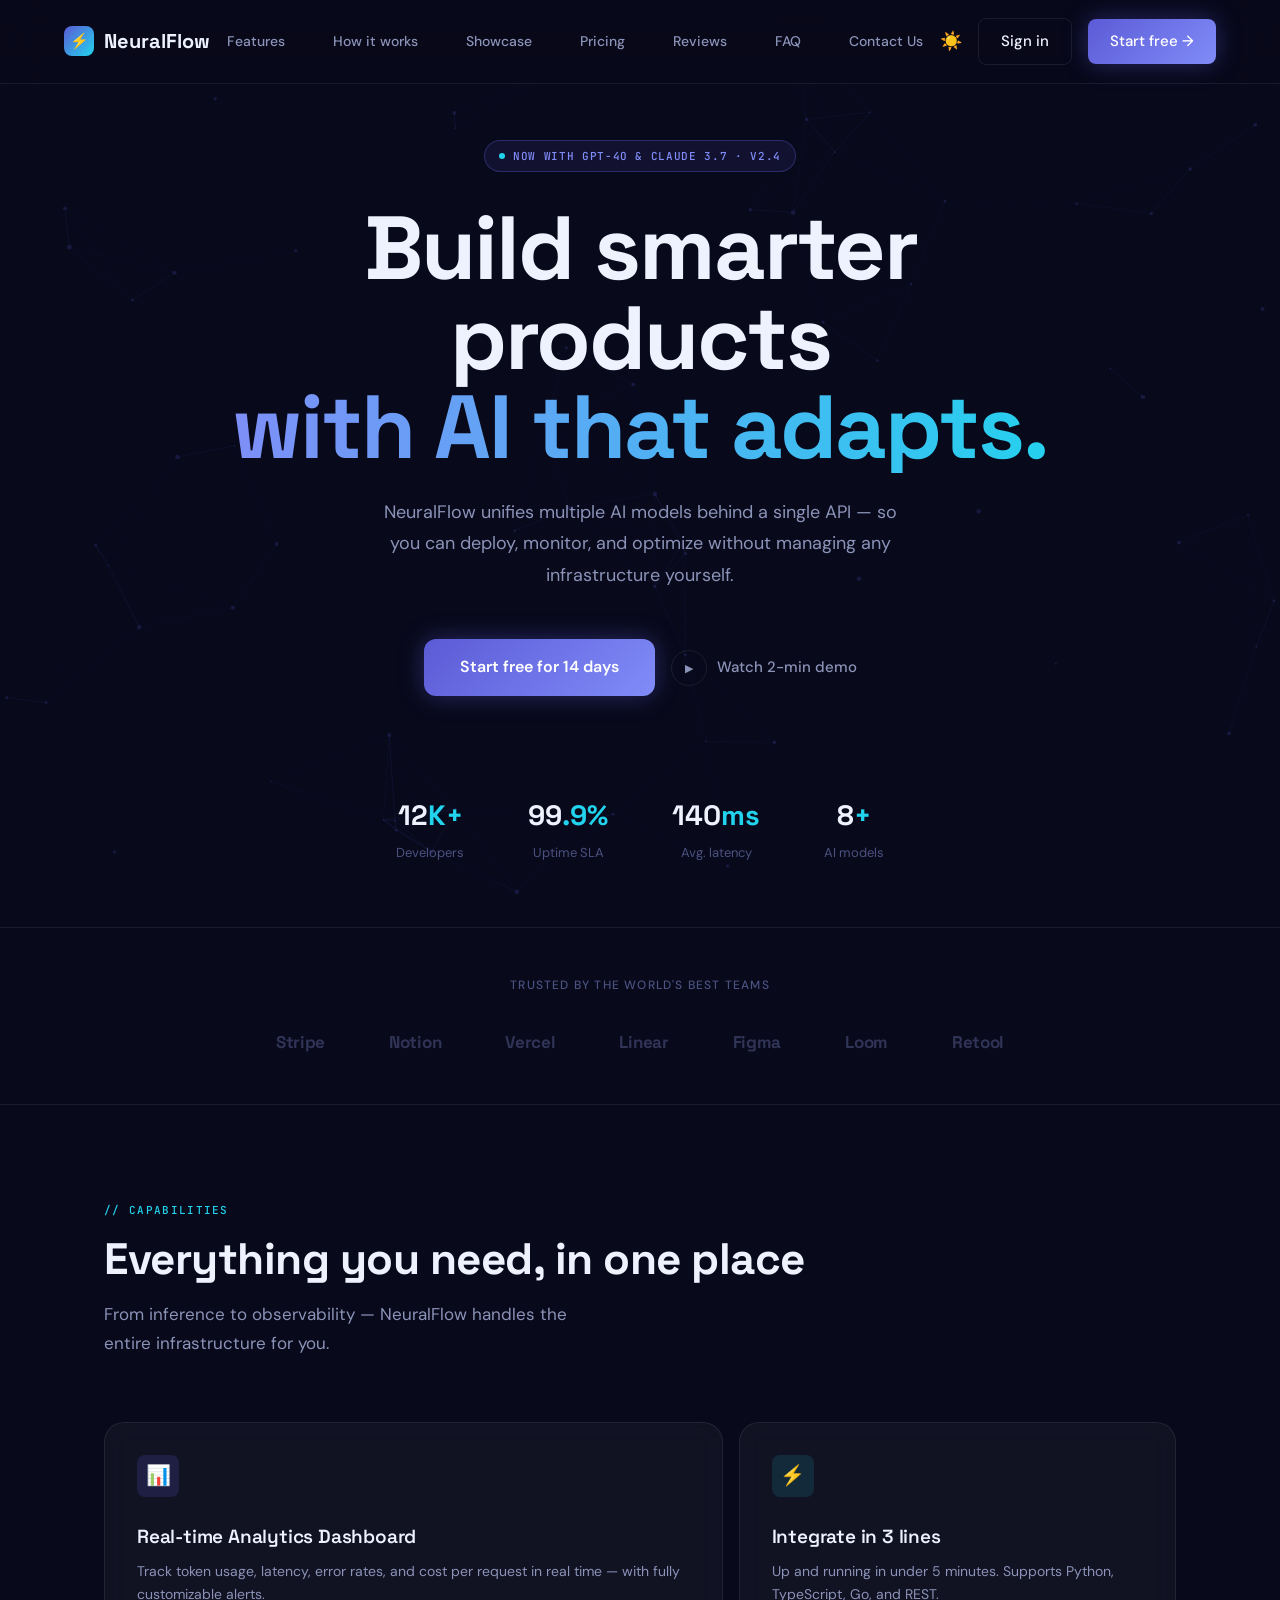
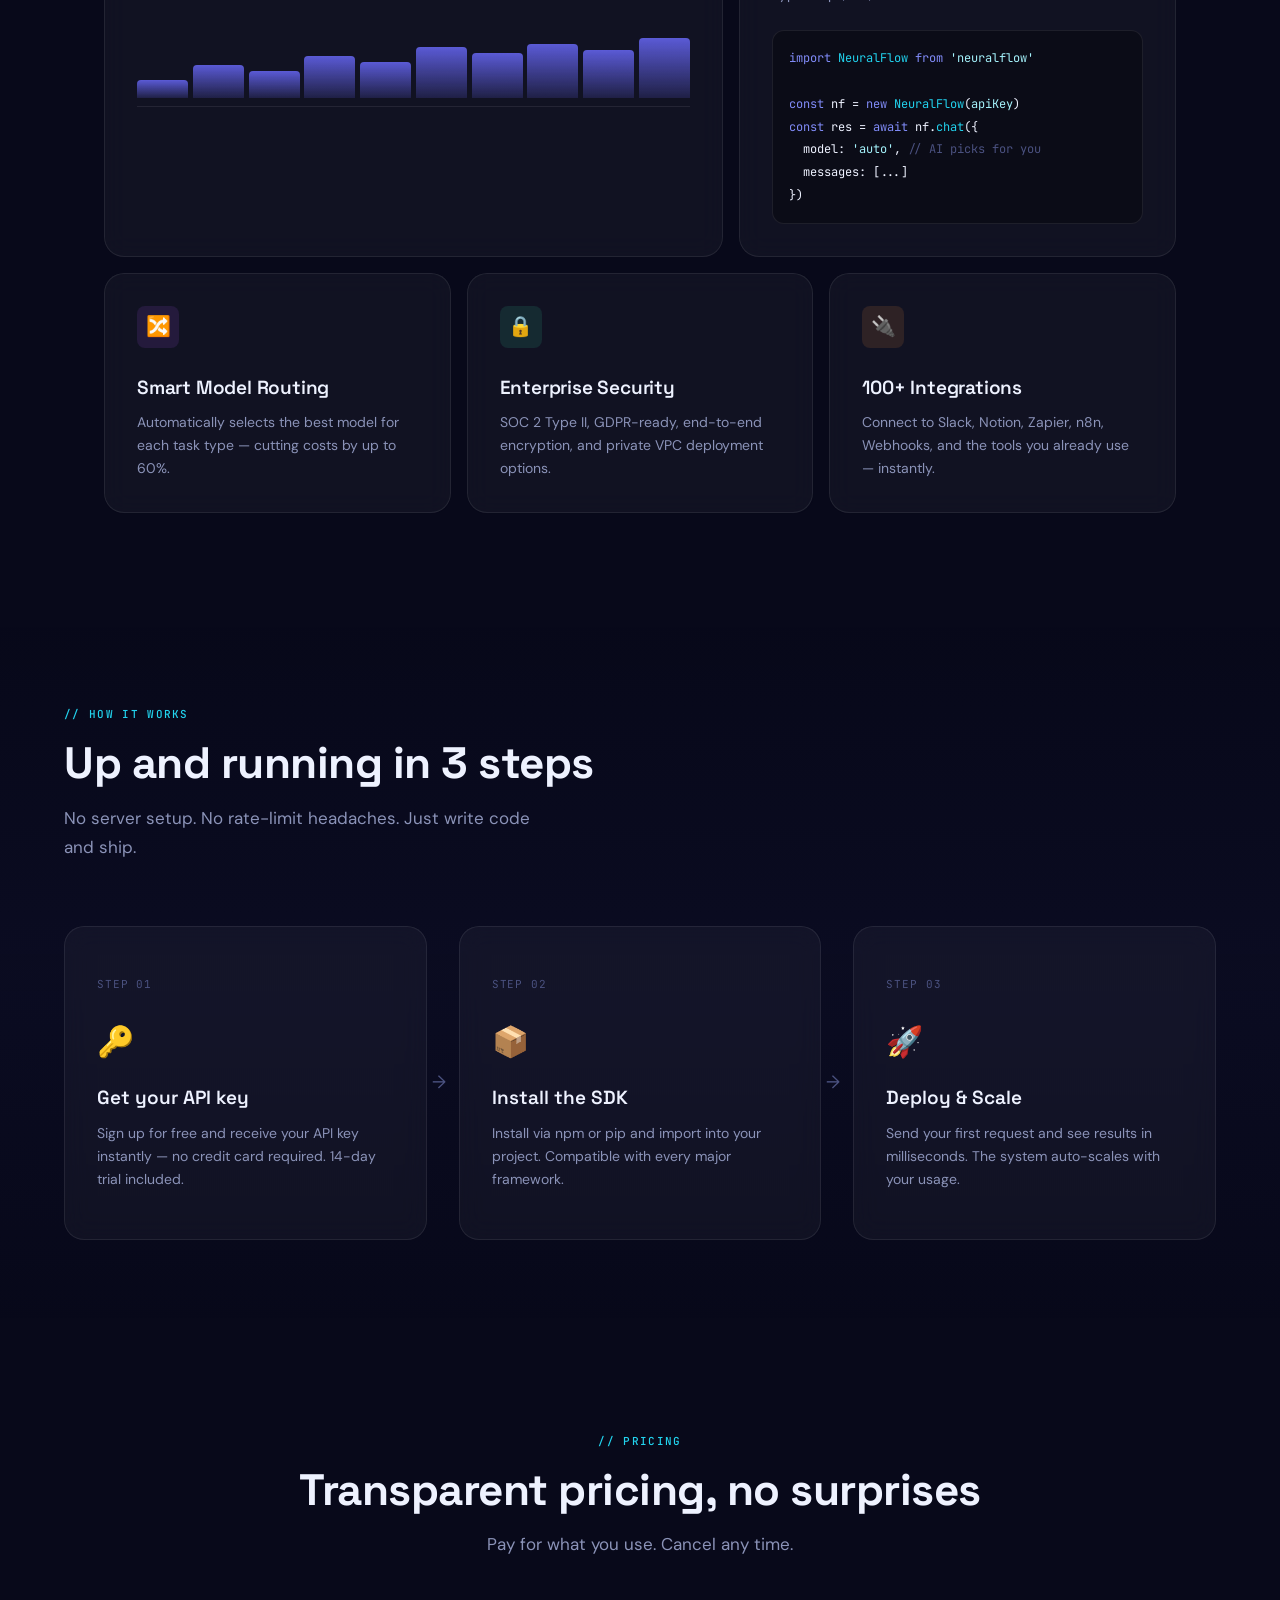
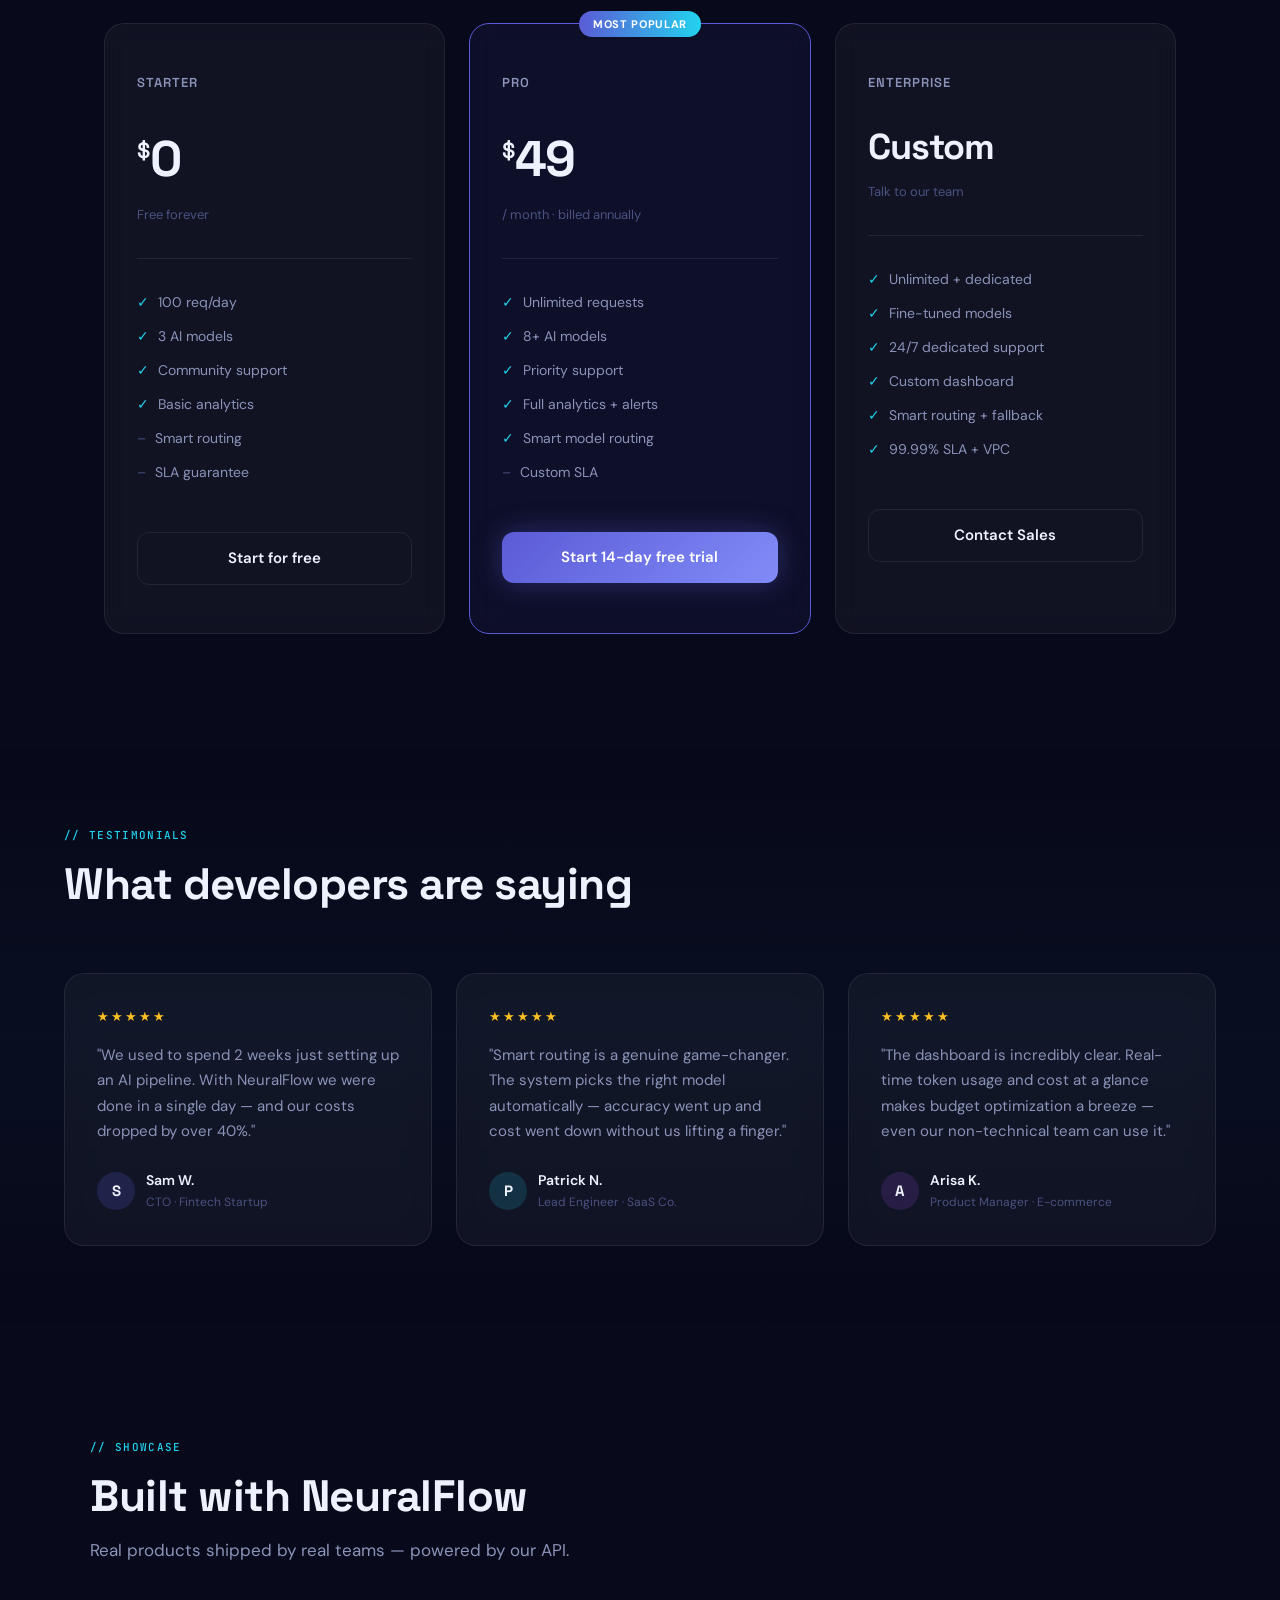
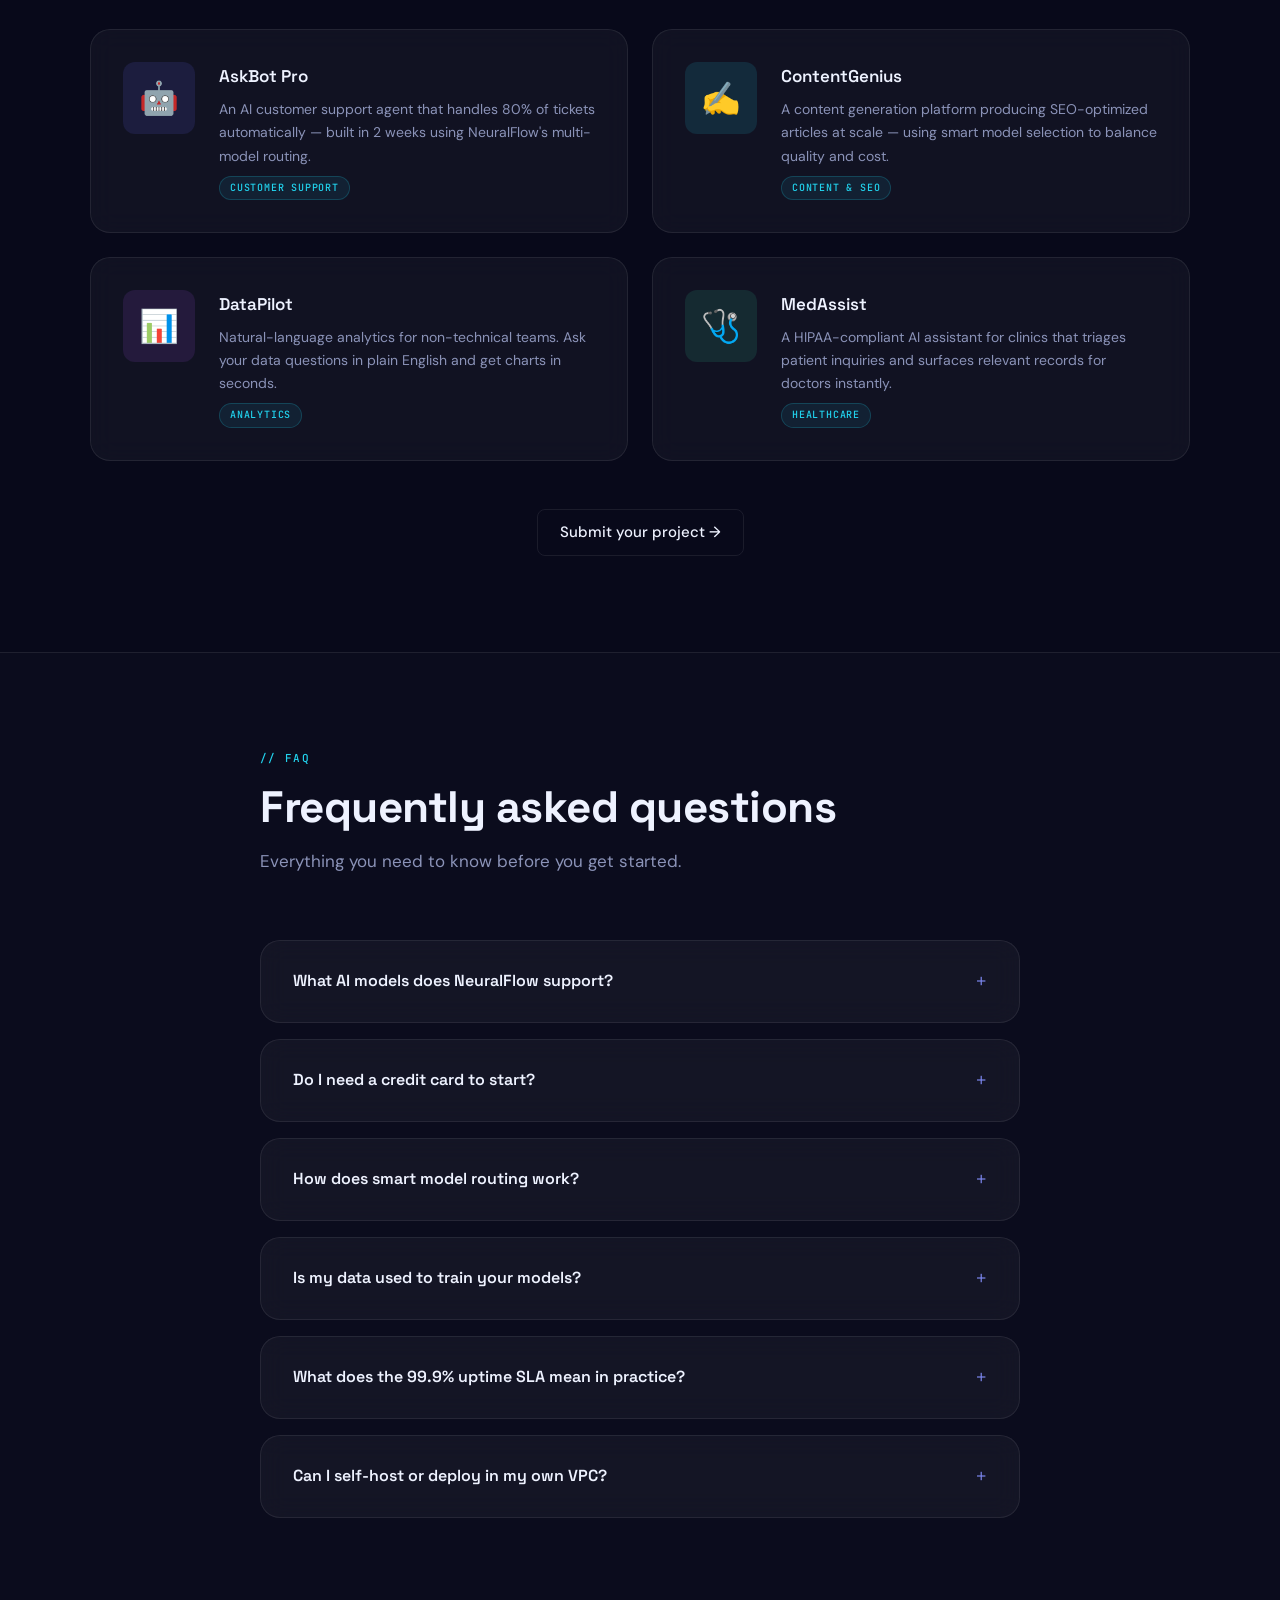
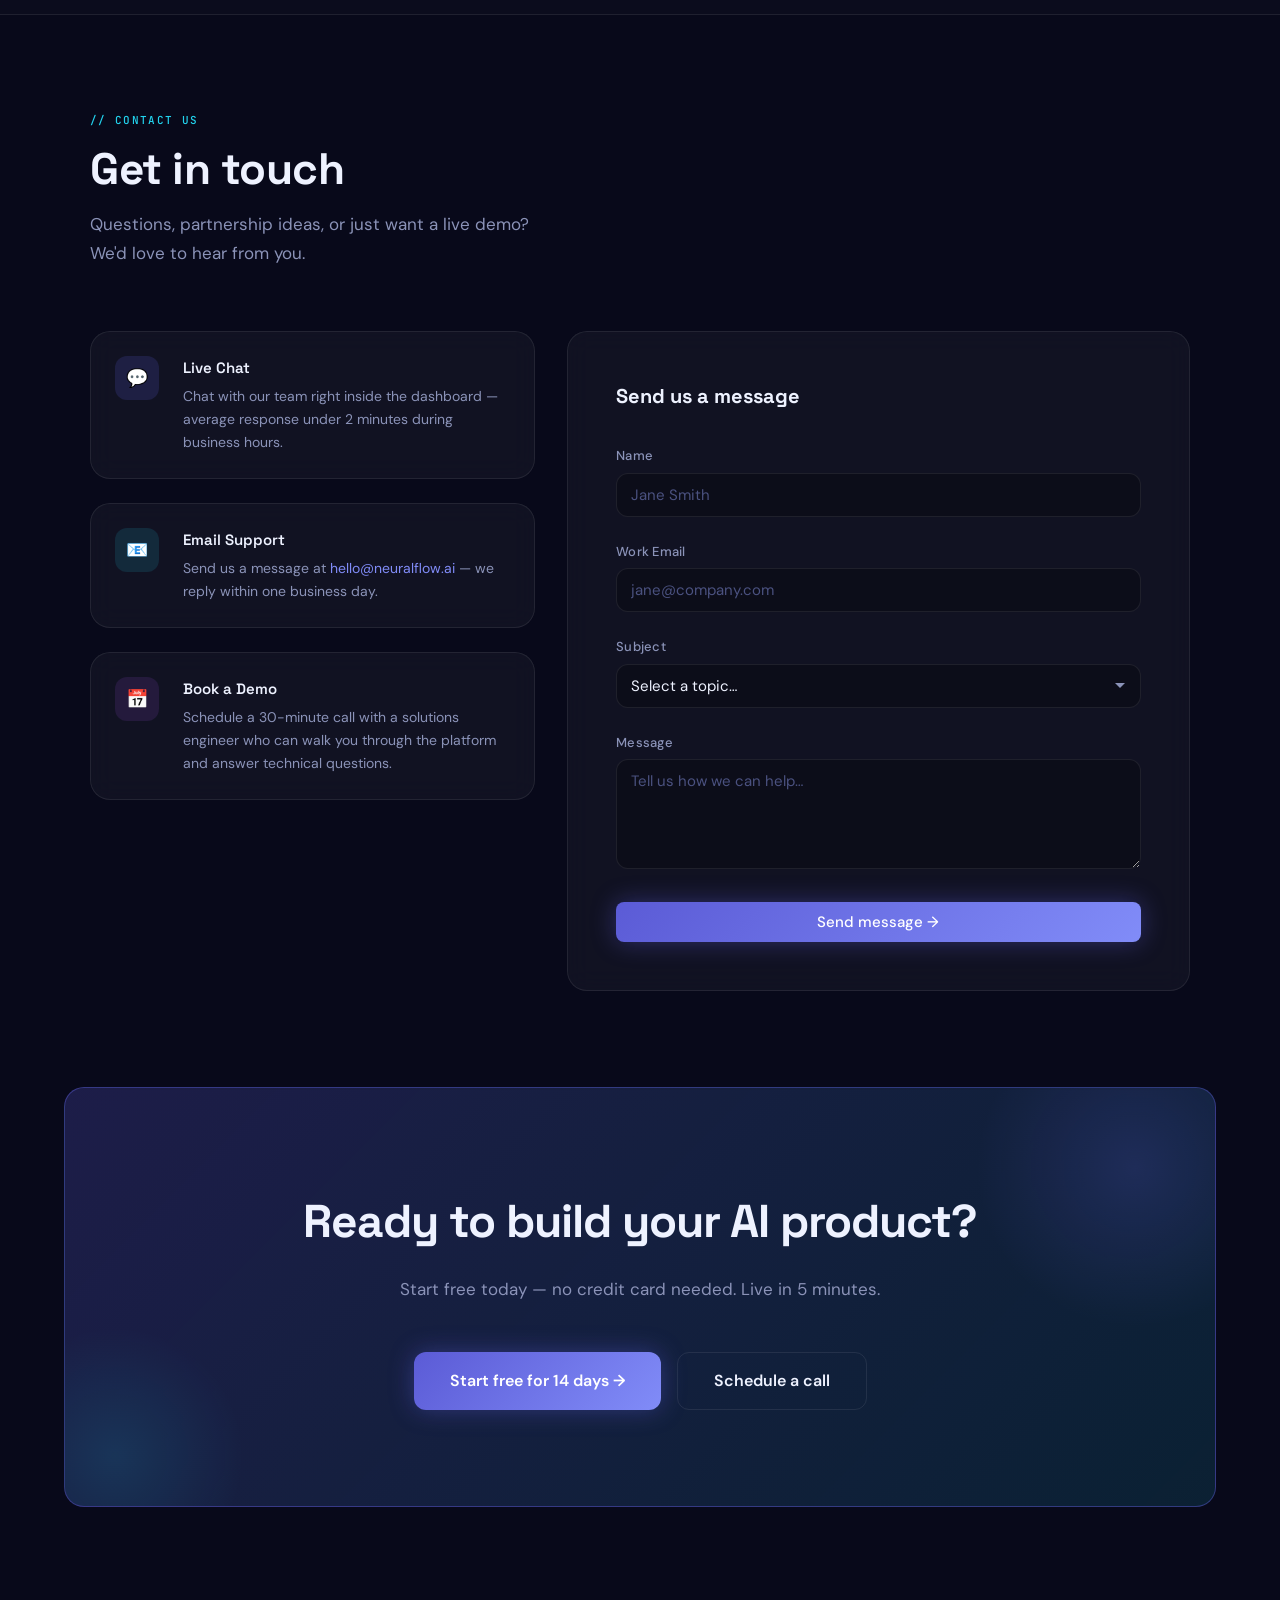
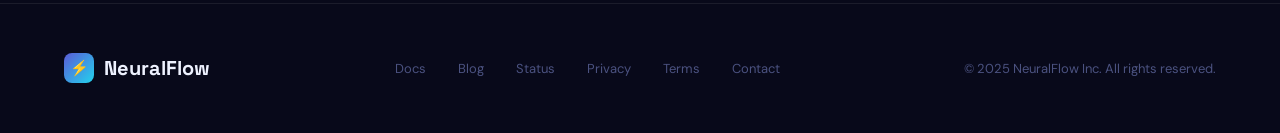
<file: index.html>
<!DOCTYPE html>
<html lang="en">
<head>
<meta charset="UTF-8">
<meta name="viewport" content="width=device-width, initial-scale=1.0">
<title>NeuralFlow — AI Platform</title>
<link rel="preconnect" href="https://fonts.googleapis.com">
<link href="https://fonts.googleapis.com/css2?family=Space+Grotesk:wght@400;500;600;700&family=DM+Sans:ital,opsz,wght@0,9..40,300;0,9..40,400;0,9..40,500;1,9..40,300&family=JetBrains+Mono:wght@400;500&display=swap" rel="stylesheet">
<link rel="stylesheet" href="css/styles.css">
</head>
<body>

<!-- Background particle network -->
<canvas id="neural-canvas"></canvas>

<!-- ══════════════════════════════════════
     NAV
══════════════════════════════════════ -->
<nav>
  <a href="index.html" class="nav-logo">
    <div class="nav-logo-icon">⚡</div>
    NeuralFlow
  </a>

  <ul class="nav-links">
    <li><a href="#features">Features</a></li>
    <li><a href="#how">How it works</a></li>
    <li><a href="#showcase">Showcase</a></li>
    <li><a href="pricing.html">Pricing</a></li>
    <li><a href="#testimonials">Reviews</a></li>
    <li><a href="#faq">FAQ</a></li>
    <li><a href="#contact">Contact Us</a></li>
  </ul>

  <div class="nav-actions">
    <button id="theme-toggle" title="Switch to light mode" style="background:none;border:none;cursor:pointer;font-size:18px;line-height:1;color:var(--muted);transition:color 0.2s;" onmouseover="this.style.color='var(--white)'" onmouseout="this.style.color='var(--muted)'">☀️</button>
    <a href="login.html" class="btn btn-outline">Sign in</a>
    <a href="signup.html" class="btn btn-primary">Start free →</a>
  </div>
  <button class="nav-hamburger" id="hamburger" aria-label="Open menu">
    <span></span><span></span><span></span>
  </button>
</nav>

<!-- Mobile drawer -->
<div class="mobile-menu" id="mobile-menu">
  <a href="#features" onclick="closeMenu()">Features</a>
  <a href="#how" onclick="closeMenu()">How it works</a>
  <a href="#showcase" onclick="closeMenu()">Showcase</a>
  <a href="#pricing" onclick="closeMenu()">Pricing</a>
  <a href="#testimonials" onclick="closeMenu()">Reviews</a>
  <a href="#faq" onclick="closeMenu()">FAQ</a>
  <a href="#contact" onclick="closeMenu()">Contact Us</a>
  <div class="mobile-menu-actions">
    <a href="login.html" class="btn btn-outline">Sign in</a>
    <a href="signup.html" class="btn btn-primary">Start free →</a>
  </div>
</div>

<!-- ══════════════════════════════════════
     HERO
══════════════════════════════════════ -->
<section class="hero">
  <div class="hero-badge">
    <span class="badge-dot"></span>
    Now with GPT-4o &amp; Claude 3.7 · v2.4
  </div>

  <h1 class="hero-title">
    <span class="plain">Build smarter products</span>
    <span class="gradient">with AI that adapts.</span>
  </h1>

  <p class="hero-sub">
    NeuralFlow unifies multiple AI models behind a single API — so you can deploy, monitor, and optimize without managing any infrastructure yourself.
  </p>

  <div class="hero-actions">
    <a href="signup.html" class="btn btn-primary btn-lg">Start free for 14 days</a>
    <a href="#" class="btn-demo">
      <span class="play">▶</span>
      Watch 2-min demo
    </a>
  </div>

  <div class="hero-stats">
    <div class="stat">
      <span class="stat-value">12<em>K+</em></span>
      <span class="stat-label">Developers</span>
    </div>
    <div class="stat">
      <span class="stat-value">99<em>.9%</em></span>
      <span class="stat-label">Uptime SLA</span>
    </div>
    <div class="stat">
      <span class="stat-value">140<em>ms</em></span>
      <span class="stat-label">Avg. latency</span>
    </div>
    <div class="stat">
      <span class="stat-value">8<em>+</em></span>
      <span class="stat-label">AI models</span>
    </div>
  </div>
</section>

<!-- ══════════════════════════════════════
     LOGO STRIP
══════════════════════════════════════ -->
<div class="logo-strip">
  <p class="logo-strip-label">Trusted by the world's best teams</p>
  <div class="logo-strip-row">
    <span class="brand-name">Stripe</span>
    <span class="brand-name">Notion</span>
    <span class="brand-name">Vercel</span>
    <span class="brand-name">Linear</span>
    <span class="brand-name">Figma</span>
    <span class="brand-name">Loom</span>
    <span class="brand-name">Retool</span>
  </div>
</div>

<!-- ══════════════════════════════════════
     FEATURES
══════════════════════════════════════ -->
<section id="features" class="section">
  <p class="eyebrow">// capabilities</p>
  <h2 class="section-heading">Everything you need, in one place</h2>
  <p class="section-sub">From inference to observability — NeuralFlow handles the entire infrastructure for you.</p>

  <div class="bento-grid">

    <!-- Wide card: Analytics -->
    <div class="bento-card glass-card bento-wide">
      <div class="card-icon tint-indigo">📊</div>
      <h3 class="card-title">Real-time Analytics Dashboard</h3>
      <p class="card-desc">Track token usage, latency, error rates, and cost per request in real time — with fully customizable alerts.</p>
      <div class="mini-chart">
        <div class="bar" style="height:30%; animation-delay:0.0s"></div>
        <div class="bar" style="height:55%; animation-delay:0.1s"></div>
        <div class="bar" style="height:45%; animation-delay:0.2s"></div>
        <div class="bar" style="height:70%; animation-delay:0.3s"></div>
        <div class="bar" style="height:60%; animation-delay:0.4s"></div>
        <div class="bar" style="height:85%; animation-delay:0.5s"></div>
        <div class="bar" style="height:75%; animation-delay:0.6s"></div>
        <div class="bar" style="height:90%; animation-delay:0.7s"></div>
        <div class="bar" style="height:80%; animation-delay:0.8s"></div>
        <div class="bar" style="height:100%;animation-delay:0.9s"></div>
      </div>
      <div class="chart-baseline"></div>
    </div>

    <!-- Narrow card: SDK -->
    <div class="bento-card glass-card bento-narrow">
      <div class="card-icon tint-cyan">⚡</div>
      <h3 class="card-title">Integrate in 3 lines</h3>
      <p class="card-desc">Up and running in under 5 minutes. Supports Python, TypeScript, Go, and REST.</p>
      <div class="code-block">
        <div><span class="tok-kw">import</span> <span class="tok-fn">NeuralFlow</span> <span class="tok-kw">from</span> <span class="tok-str">'neuralflow'</span></div>
        <div>&nbsp;</div>
        <div><span class="tok-kw">const</span> nf = <span class="tok-kw">new</span> <span class="tok-fn">NeuralFlow</span>(<span class="tok-str">apiKey</span>)</div>
        <div><span class="tok-kw">const</span> res = <span class="tok-kw">await</span> nf.<span class="tok-fn">chat</span>({</div>
        <div>&nbsp; model: <span class="tok-str">'auto'</span>, <span class="tok-cmt">// AI picks for you</span></div>
        <div>&nbsp; messages: [...]</div>
        <div>})</div>
      </div>
    </div>

    <!-- Third cards -->
    <div class="bento-card glass-card bento-third">
      <div class="card-icon tint-purple">🔀</div>
      <h3 class="card-title">Smart Model Routing</h3>
      <p class="card-desc">Automatically selects the best model for each task type — cutting costs by up to 60%.</p>
    </div>

    <div class="bento-card glass-card bento-third">
      <div class="card-icon tint-green">🔒</div>
      <h3 class="card-title">Enterprise Security</h3>
      <p class="card-desc">SOC 2 Type II, GDPR-ready, end-to-end encryption, and private VPC deployment options.</p>
    </div>

    <div class="bento-card glass-card bento-third">
      <div class="card-icon tint-orange">🔌</div>
      <h3 class="card-title">100+ Integrations</h3>
      <p class="card-desc">Connect to Slack, Notion, Zapier, n8n, Webhooks, and the tools you already use — instantly.</p>
    </div>

  </div>
</section>

<!-- ══════════════════════════════════════
     HOW IT WORKS
══════════════════════════════════════ -->
<section id="how" class="how-section">
  <div class="how-inner">
    <p class="eyebrow">// how it works</p>
    <h2 class="section-heading">Up and running in 3 steps</h2>
    <p class="section-sub">No server setup. No rate-limit headaches. Just write code and ship.</p>

    <div class="steps-grid">

      <div class="step-card glass-card">
        <div class="step-num">STEP 01</div>
        <div class="step-emoji">🔑</div>
        <h3 class="step-title">Get your API key</h3>
        <p class="step-desc">Sign up for free and receive your API key instantly — no credit card required. 14-day trial included.</p>
        <span class="step-arrow">→</span>
      </div>

      <div class="step-card glass-card">
        <div class="step-num">STEP 02</div>
        <div class="step-emoji">📦</div>
        <h3 class="step-title">Install the SDK</h3>
        <p class="step-desc">Install via npm or pip and import into your project. Compatible with every major framework.</p>
        <span class="step-arrow">→</span>
      </div>

      <div class="step-card glass-card">
        <div class="step-num">STEP 03</div>
        <div class="step-emoji">🚀</div>
        <h3 class="step-title">Deploy &amp; Scale</h3>
        <p class="step-desc">Send your first request and see results in milliseconds. The system auto-scales with your usage.</p>
      </div>

    </div>
  </div>
</section>

<!-- ══════════════════════════════════════
     PRICING
══════════════════════════════════════ -->
<section id="pricing" class="pricing-section">
  <p class="eyebrow">// pricing</p>
  <h2 class="section-heading">Transparent pricing, no surprises</h2>
  <p class="section-sub">Pay for what you use. Cancel any time.</p>

  <div class="pricing-grid">

    <!-- Starter -->
    <div class="price-card glass-card">
      <p class="plan-name">Starter</p>
      <div class="plan-price"><sup>$</sup>0</div>
      <p class="plan-period">Free forever</p>
      <div class="plan-divider"></div>
      <ul class="plan-features">
        <li><span class="f-check">✓</span> 100 req/day</li>
        <li><span class="f-check">✓</span> 3 AI models</li>
        <li><span class="f-check">✓</span> Community support</li>
        <li><span class="f-check">✓</span> Basic analytics</li>
        <li><span class="f-dash">–</span> Smart routing</li>
        <li><span class="f-dash">–</span> SLA guarantee</li>
      </ul>
      <a href="signup.html" class="btn-plan btn-plan-outline">Start for free</a>
    </div>

    <!-- Pro (featured) -->
    <div class="price-card glass-card featured">
      <span class="featured-badge">Most Popular</span>
      <p class="plan-name">Pro</p>
      <div class="plan-price"><sup>$</sup>49</div>
      <p class="plan-period">/ month · billed annually</p>
      <div class="plan-divider"></div>
      <ul class="plan-features">
        <li><span class="f-check">✓</span> Unlimited requests</li>
        <li><span class="f-check">✓</span> 8+ AI models</li>
        <li><span class="f-check">✓</span> Priority support</li>
        <li><span class="f-check">✓</span> Full analytics + alerts</li>
        <li><span class="f-check">✓</span> Smart model routing</li>
        <li><span class="f-dash">–</span> Custom SLA</li>
      </ul>
      <a href="signup.html" class="btn-plan btn-plan-filled">Start 14-day free trial</a>
    </div>

    <!-- Enterprise -->
    <div class="price-card glass-card">
      <p class="plan-name">Enterprise</p>
      <div class="plan-price" style="font-size: 36px; letter-spacing: -1px;">Custom</div>
      <p class="plan-period">Talk to our team</p>
      <div class="plan-divider"></div>
      <ul class="plan-features">
        <li><span class="f-check">✓</span> Unlimited + dedicated</li>
        <li><span class="f-check">✓</span> Fine-tuned models</li>
        <li><span class="f-check">✓</span> 24/7 dedicated support</li>
        <li><span class="f-check">✓</span> Custom dashboard</li>
        <li><span class="f-check">✓</span> Smart routing + fallback</li>
        <li><span class="f-check">✓</span> 99.99% SLA + VPC</li>
      </ul>
      <a href="#" class="btn-plan btn-plan-outline">Contact Sales</a>
    </div>

  </div>
</section>

<!-- ══════════════════════════════════════
     TESTIMONIALS
══════════════════════════════════════ -->
<section id="testimonials" class="testi-section">
  <div class="testi-inner">
    <p class="eyebrow">// testimonials</p>
    <h2 class="section-heading">What developers are saying</h2>

    <div class="testi-grid">

      <div class="testi-card glass-card">
        <div class="stars">★★★★★</div>
        <p class="testi-quote">"We used to spend 2 weeks just setting up an AI pipeline. With NeuralFlow we were done in a single day — and our costs dropped by over 40%."</p>
        <div class="testi-author">
          <div class="avatar" style="background: rgba(91,91,214,0.2);">S</div>
          <div>
            <p class="author-name">Sam W.</p>
            <p class="author-role">CTO · Fintech Startup</p>
          </div>
        </div>
      </div>

      <div class="testi-card glass-card">
        <div class="stars">★★★★★</div>
        <p class="testi-quote">"Smart routing is a genuine game-changer. The system picks the right model automatically — accuracy went up and cost went down without us lifting a finger."</p>
        <div class="testi-author">
          <div class="avatar" style="background: rgba(34,211,238,0.15);">P</div>
          <div>
            <p class="author-name">Patrick N.</p>
            <p class="author-role">Lead Engineer · SaaS Co.</p>
          </div>
        </div>
      </div>

      <div class="testi-card glass-card">
        <div class="stars">★★★★★</div>
        <p class="testi-quote">"The dashboard is incredibly clear. Real-time token usage and cost at a glance makes budget optimization a breeze — even our non-technical team can use it."</p>
        <div class="testi-author">
          <div class="avatar" style="background: rgba(168,85,247,0.15);">A</div>
          <div>
            <p class="author-name">Arisa K.</p>
            <p class="author-role">Product Manager · E-commerce</p>
          </div>
        </div>
      </div>

    </div>
  </div>
</section>

<!-- ══════════════════════════════════════
     SHOWCASE
══════════════════════════════════════ -->
<section id="showcase" class="showcase-section">
  <div class="showcase-inner">
    <p class="eyebrow">// showcase</p>
    <h2 class="section-heading">Built with NeuralFlow</h2>
    <p class="section-sub">Real products shipped by real teams — powered by our API.</p>

    <div class="showcase-grid">

      <div class="showcase-card glass-card">
        <div class="showcase-thumb tint-indigo-bg">
          <span class="showcase-emoji">🤖</span>
        </div>
        <div class="showcase-info">
          <h3 class="showcase-title">AskBot Pro</h3>
          <p class="showcase-desc">An AI customer support agent that handles 80% of tickets automatically — built in 2 weeks using NeuralFlow's multi-model routing.</p>
          <span class="showcase-tag">Customer Support</span>
        </div>
      </div>

      <div class="showcase-card glass-card">
        <div class="showcase-thumb tint-cyan-bg">
          <span class="showcase-emoji">✍️</span>
        </div>
        <div class="showcase-info">
          <h3 class="showcase-title">ContentGenius</h3>
          <p class="showcase-desc">A content generation platform producing SEO-optimized articles at scale — using smart model selection to balance quality and cost.</p>
          <span class="showcase-tag">Content & SEO</span>
        </div>
      </div>

      <div class="showcase-card glass-card">
        <div class="showcase-thumb tint-purple-bg">
          <span class="showcase-emoji">📊</span>
        </div>
        <div class="showcase-info">
          <h3 class="showcase-title">DataPilot</h3>
          <p class="showcase-desc">Natural-language analytics for non-technical teams. Ask your data questions in plain English and get charts in seconds.</p>
          <span class="showcase-tag">Analytics</span>
        </div>
      </div>

      <div class="showcase-card glass-card">
        <div class="showcase-thumb tint-green-bg">
          <span class="showcase-emoji">🩺</span>
        </div>
        <div class="showcase-info">
          <h3 class="showcase-title">MedAssist</h3>
          <p class="showcase-desc">A HIPAA-compliant AI assistant for clinics that triages patient inquiries and surfaces relevant records for doctors instantly.</p>
          <span class="showcase-tag">Healthcare</span>
        </div>
      </div>

    </div>

    <div style="text-align:center; margin-top: 48px;">
      <a href="#" class="btn btn-outline">Submit your project →</a>
    </div>
  </div>
</section>

<!-- ══════════════════════════════════════
     FAQ
══════════════════════════════════════ -->
<section id="faq" class="faq-section">
  <div class="faq-inner">
    <p class="eyebrow">// faq</p>
    <h2 class="section-heading">Frequently asked questions</h2>
    <p class="section-sub">Everything you need to know before you get started.</p>

    <div class="faq-list">

      <details class="faq-item glass-card">
        <summary class="faq-q">What AI models does NeuralFlow support?</summary>
        <p class="faq-a">NeuralFlow currently supports 8+ models including GPT-4o, Claude 3.7 Sonnet, Gemini 1.5 Pro, Mistral, and more. We add new models regularly — and smart routing picks the best one for each request automatically.</p>
      </details>

      <details class="faq-item glass-card">
        <summary class="faq-q">Do I need a credit card to start?</summary>
        <p class="faq-a">No. Your 14-day Pro trial starts the moment you sign up — no credit card required. At the end of the trial you can choose a plan or continue on the free Starter tier.</p>
      </details>

      <details class="faq-item glass-card">
        <summary class="faq-q">How does smart model routing work?</summary>
        <p class="faq-a">Our routing layer classifies each incoming request by task type (summarization, code generation, Q&amp;A, etc.) and selects the most cost-effective model that meets the quality bar. Customers save an average of 60% on inference costs compared to always using a flagship model.</p>
      </details>

      <details class="faq-item glass-card">
        <summary class="faq-q">Is my data used to train your models?</summary>
        <p class="faq-a">Never. Your prompts and completions are never used to train any model. All data is encrypted in transit and at rest, and you can opt into zero-data-retention mode for the most sensitive workloads.</p>
      </details>

      <details class="faq-item glass-card">
        <summary class="faq-q">What does the 99.9% uptime SLA mean in practice?</summary>
        <p class="faq-a">It means we guarantee NeuralFlow is available at least 99.9% of every calendar month. If we fall short, you receive service credits automatically — no need to file a claim. Enterprise plans include a 99.99% SLA with dedicated failover infrastructure.</p>
      </details>

      <details class="faq-item glass-card">
        <summary class="faq-q">Can I self-host or deploy in my own VPC?</summary>
        <p class="faq-a">Yes — private VPC deployment is available on Enterprise plans. You get all the NeuralFlow features running inside your own cloud environment, fully air-gapped from external traffic if needed.</p>
      </details>

    </div>
  </div>
</section>

<!-- ══════════════════════════════════════
     CONTACT US
══════════════════════════════════════ -->
<section id="contact" class="contact-section">
  <div class="contact-inner">
    <p class="eyebrow">// contact us</p>
    <h2 class="section-heading">Get in touch</h2>
    <p class="section-sub">Questions, partnership ideas, or just want a live demo? We'd love to hear from you.</p>

    <div class="contact-grid">

      <div class="contact-channels">
        <div class="contact-channel glass-card">
          <div class="channel-icon tint-indigo">💬</div>
          <div>
            <h3 class="channel-title">Live Chat</h3>
            <p class="channel-desc">Chat with our team right inside the dashboard — average response under 2 minutes during business hours.</p>
          </div>
        </div>
        <div class="contact-channel glass-card">
          <div class="channel-icon tint-cyan">📧</div>
          <div>
            <h3 class="channel-title">Email Support</h3>
            <p class="channel-desc">Send us a message at <a href="mailto:hello@neuralflow.ai" class="contact-link">hello@neuralflow.ai</a> — we reply within one business day.</p>
          </div>
        </div>
        <div class="contact-channel glass-card">
          <div class="channel-icon tint-purple">📅</div>
          <div>
            <h3 class="channel-title">Book a Demo</h3>
            <p class="channel-desc">Schedule a 30-minute call with a solutions engineer who can walk you through the platform and answer technical questions.</p>
          </div>
        </div>
      </div>

      <div class="contact-form-card glass-card">
        <h3 class="contact-form-title">Send us a message</h3>
        <div class="contact-form">
          <div class="form-group">
            <label class="form-label">Name</label>
            <input type="text" class="form-input" placeholder="Jane Smith">
          </div>
          <div class="form-group">
            <label class="form-label">Work Email</label>
            <input type="email" class="form-input" placeholder="jane@company.com">
          </div>
          <div class="form-group">
            <label class="form-label">Subject</label>
            <select class="form-input form-select">
              <option value="" disabled selected>Select a topic…</option>
              <option>General inquiry</option>
              <option>Sales &amp; pricing</option>
              <option>Technical support</option>
              <option>Partnership</option>
              <option>Other</option>
            </select>
          </div>
          <div class="form-group">
            <label class="form-label">Message</label>
            <textarea class="form-input form-textarea" placeholder="Tell us how we can help…"></textarea>
          </div>
          <button class="btn btn-primary" style="width:100%; justify-content:center;">Send message →</button>
        </div>
      </div>

    </div>
  </div>
</section>

<!-- ══════════════════════════════════════
     CTA BAND
══════════════════════════════════════ -->
<div class="cta-band">
  <h2>Ready to build your AI product?</h2>
  <p>Start free today — no credit card needed. Live in 5 minutes.</p>
  <div class="cta-actions">
    <a href="signup.html" class="btn btn-primary btn-lg">Start free for 14 days →</a>
    <a href="#" class="btn btn-outline btn-lg">Schedule a call</a>
  </div>
</div>

<!-- ══════════════════════════════════════
     FOOTER
══════════════════════════════════════ -->
<footer>
  <a href="index.html" class="nav-logo">
    <div class="nav-logo-icon">⚡</div>
    NeuralFlow
  </a>

  <ul class="footer-links">
    <li><a href="#">Docs</a></li>
    <li><a href="#">Blog</a></li>
    <li><a href="#">Status</a></li>
    <li><a href="#">Privacy</a></li>
    <li><a href="#">Terms</a></li>
    <li><a href="#">Contact</a></li>
  </ul>

  <p class="footer-copy">© 2025 NeuralFlow Inc. All rights reserved.</p>
</footer>

<script src="js/neural.js"></script>
<script>
const hamburger = document.getElementById('hamburger');
const mobileMenu = document.getElementById('mobile-menu');
hamburger.addEventListener('click', () => {
  hamburger.classList.toggle('open');
  mobileMenu.classList.toggle('open');
});
function closeMenu() {
  hamburger.classList.remove('open');
  mobileMenu.classList.remove('open');
}
</script>
</body>
</html>
</file>
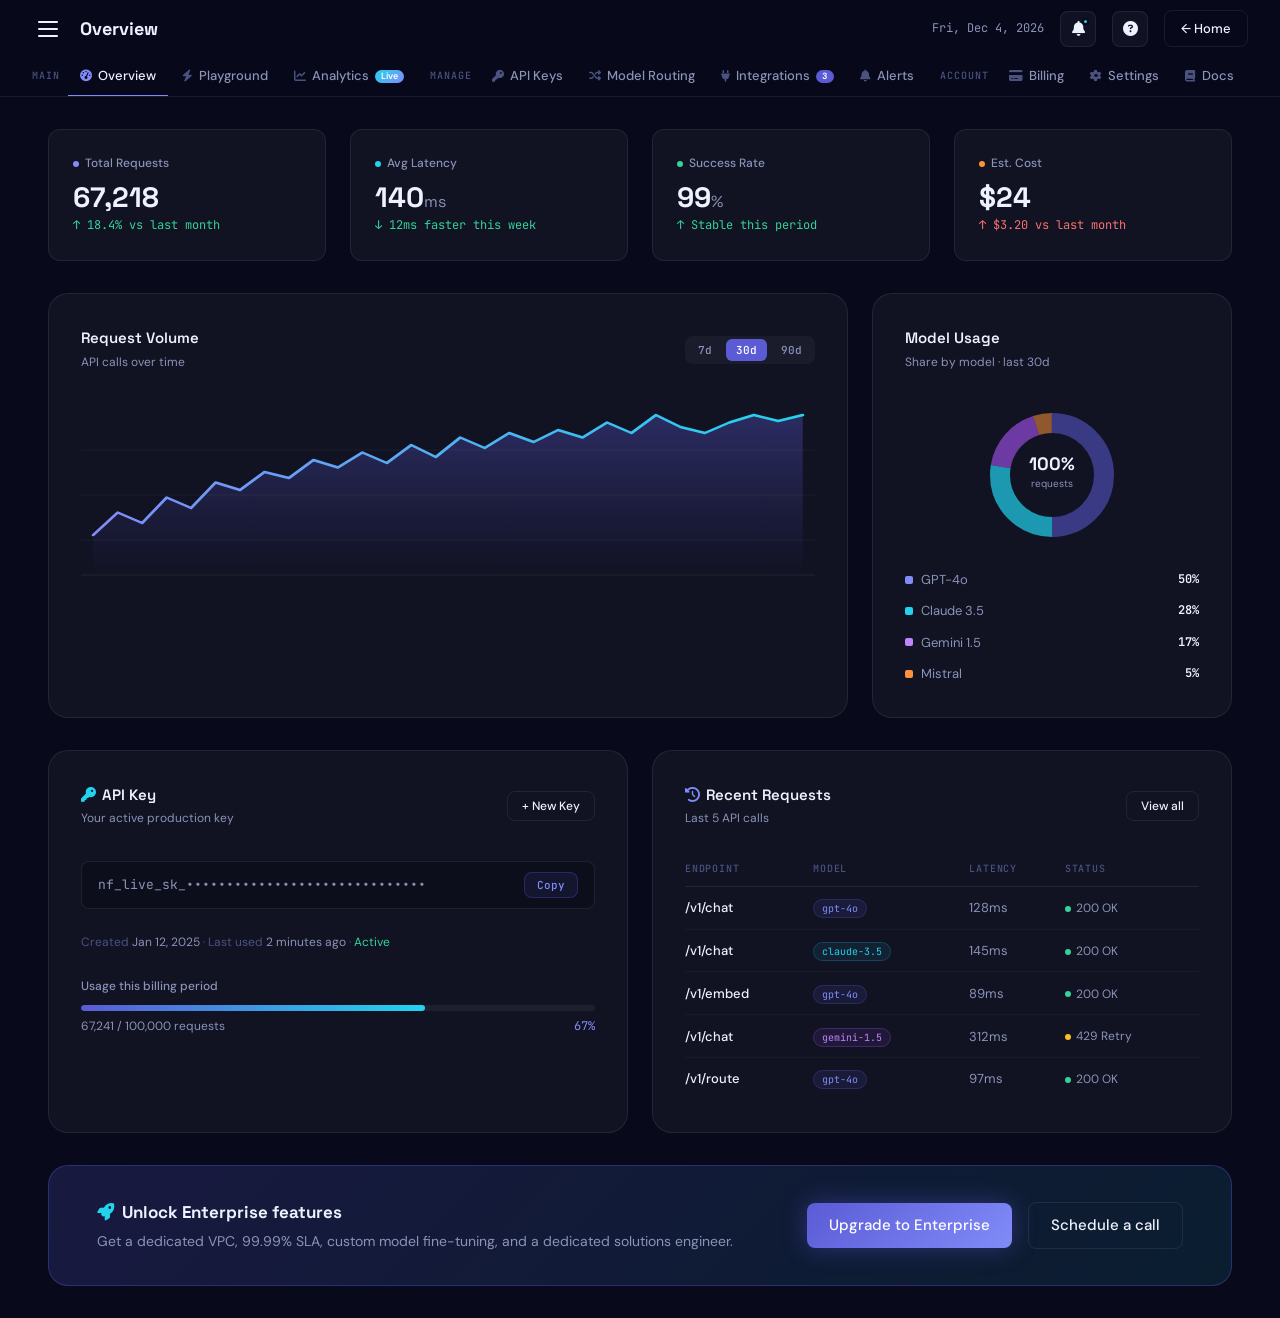
<file: dashboard.html>
<!DOCTYPE html>
<html lang="en">
<head>
<meta charset="UTF-8">
<meta name="viewport" content="width=device-width, initial-scale=1.0">
<title>Dashboard — NeuralFlow</title>
<link rel="preconnect" href="https://fonts.googleapis.com">
<link href="https://fonts.googleapis.com/css2?family=Space+Grotesk:wght@400;500;600;700&family=DM+Sans:ital,opsz,wght@0,9..40,300;0,9..40,400;0,9..40,500;1,9..40,300&family=JetBrains+Mono:wght@400;500&display=swap" rel="stylesheet">
<link rel="stylesheet" href="css/styles.css">
<link rel="stylesheet" href="https://cdnjs.cloudflare.com/ajax/libs/font-awesome/6.5.0/css/all.min.css">
<style>
/* ── Dashboard Layout ── */
.dash-wrap {
  display: flex;
  min-height: 100vh;
  padding-top: 0;
}

/* ── Sidebar ── */
.sidebar {
  position: fixed;
  top: 0; left: 0; bottom: 0;
  width: 240px;
  background: rgba(14,17,40,0.95);
  border-right: 1px solid var(--border);
  backdrop-filter: blur(20px);
  z-index: 200;
  display: flex;
  flex-direction: column;
  padding: var(--s3) 0;
  transition: transform 0.3s;
  transform: translateX(-240px);
}

.sidebar-logo {
  display: flex;
  align-items: center;
  gap: 10px;
  font-family: var(--font-display);
  font-weight: 700;
  font-size: 18px;
  color: var(--white);
  padding: 0 var(--s3) var(--s3);
  border-bottom: 1px solid var(--border);
  margin-bottom: var(--s2);
}

.sidebar-section-label {
  font-family: var(--font-mono);
  font-size: 10px;
  font-weight: 500;
  letter-spacing: 0.12em;
  text-transform: uppercase;
  color: var(--dim);
  padding: var(--s2) var(--s3) var(--s1);
}

.sidebar-nav { flex: 1; }

.nav-item {
  display: flex;
  align-items: center;
  gap: 12px;
  padding: 10px var(--s3);
  font-size: 14px;
  font-weight: 500;
  color: var(--muted);
  cursor: pointer;
  border-radius: 0;
  transition: background 0.15s, color 0.15s;
  border-left: 2px solid transparent;
  text-decoration: none;
}
.nav-item:hover { background: rgba(255,255,255,0.04); color: var(--white); }
.nav-item.active {
  background: rgba(91,91,214,0.1);
  color: var(--white);
  border-left-color: var(--indigo-lt);
}
.nav-item .nav-icon { font-size: 14px; width: 20px; text-align: center; color: var(--dim); transition: color 0.15s; }
.nav-item:hover .nav-icon, .nav-item.active .nav-icon { color: var(--indigo-lt); }
.nav-badge {
  margin-left: auto;
  background: var(--indigo);
  color: #fff;
  font-size: 10px;
  font-weight: 600;
  padding: 2px 7px;
  border-radius: var(--r-pill);
}

.sidebar-bottom {
  border-top: 1px solid var(--border);
  padding-top: var(--s2);
}

.sidebar-user {
  display: flex;
  align-items: center;
  gap: 12px;
  padding: 10px var(--s3);
  cursor: pointer;
  transition: background 0.15s;
  border-radius: 0;
}
.sidebar-user:hover { background: rgba(255,255,255,0.04); }
.user-avatar {
  width: 32px; height: 32px;
  border-radius: 50%;
  background: linear-gradient(135deg, var(--indigo), var(--cyan));
  display: flex; align-items: center; justify-content: center;
  font-size: 13px; font-weight: 700; color: #fff;
  flex-shrink: 0;
}
.user-info { flex: 1; min-width: 0; }
.user-name { font-size: 13px; font-weight: 600; color: var(--white); white-space: nowrap; overflow: hidden; text-overflow: ellipsis; }
.user-plan { font-size: 11px; color: var(--cyan); font-family: var(--font-mono); }

/* ── Main content ── */
.dash-main {
  margin-left: 0;
  flex: 1;
  min-height: 100vh;
  background: var(--bg);
  position: relative;
  z-index: 1;
}

.dash-topbar {
  position: sticky;
  top: 0;
  z-index: 100;
  background: rgba(8,9,26,0.92);
  backdrop-filter: blur(20px);
  border-bottom: 1px solid var(--border);
}

/* Top row: title + right actions */
.topbar-row1 {
  display: flex;
  align-items: center;
  justify-content: space-between;
  padding: 10px var(--s4);
  gap: var(--s3);
}

/* Bottom row: nav links */
.topbar-row2 {
  display: flex;
  align-items: center;
  padding: 0 var(--s4);
  gap: 2px;
  overflow-x: auto;
  scrollbar-width: none;
}
.topbar-row2::-webkit-scrollbar { display: none; }

.topbar-title {
  font-family: var(--font-display);
  font-size: 18px;
  font-weight: 700;
  color: var(--white);
}

.topbar-right { display: flex; align-items: center; gap: var(--s2); }

.topbar-date {
  font-family: var(--font-mono);
  font-size: 12px;
  color: var(--muted);
  white-space: nowrap;
}

/* Navbar section label */
.nav-section-label {
  font-family: var(--font-mono);
  font-size: 10px;
  font-weight: 500;
  letter-spacing: 0.1em;
  text-transform: uppercase;
  color: var(--dim);
  padding: 0 6px 0 12px;
  white-space: nowrap;
  align-self: center;
  flex-shrink: 0;
}
.nav-section-label:first-child { padding-left: 0; }

/* Navbar links */
.topbar-nav-link {
  display: flex;
  align-items: center;
  gap: 6px;
  padding: 8px 12px;
  font-size: 13px;
  font-weight: 500;
  color: var(--muted);
  cursor: pointer;
  border-radius: 0;
  transition: color 0.15s;
  border-bottom: 2px solid transparent;
  text-decoration: none;
  white-space: nowrap;
  flex-shrink: 0;
  margin-bottom: -1px;
}
.topbar-nav-link:hover { color: var(--white); }
.topbar-nav-link.active {
  color: var(--white);
  border-bottom-color: var(--indigo-lt);
}
.topbar-nav-link .tnav-icon {
  font-size: 12px;
  color: var(--dim);
  transition: color 0.15s;
}
.topbar-nav-link:hover .tnav-icon,
.topbar-nav-link.active .tnav-icon { color: var(--indigo-lt); }

.tnav-badge {
  background: var(--indigo);
  color: #fff;
  font-size: 9px;
  font-weight: 600;
  padding: 2px 6px;
  border-radius: var(--r-pill);
  line-height: 1;
}
.tnav-badge.live {
  background: linear-gradient(135deg, #22D3EE, #818CF8);
}

.icon-btn {
  width: 36px; height: 36px;
  border-radius: var(--r-sm);
  background: var(--glass);
  border: 1px solid var(--border);
  display: flex; align-items: center; justify-content: center;
  font-size: 15px;
  cursor: pointer;
  transition: border-color 0.2s, background 0.2s;
  position: relative;
}
.icon-btn:hover { border-color: var(--indigo-lt); background: rgba(91,91,214,0.1); }
.notif-dot {
  position: absolute;
  top: 6px; right: 6px;
  width: 7px; height: 7px;
  border-radius: 50%;
  background: var(--cyan);
  border: 2px solid var(--bg);
}

.dash-content { padding: var(--s4) var(--s5); }

/* ── Stat cards row ── */
.stat-cards {
  display: grid;
  grid-template-columns: repeat(4, 1fr);
  gap: var(--s3);
  margin-bottom: var(--s4);
}

.stat-card {
  padding: var(--s3);
  border-radius: var(--r-md);
  background: var(--glass);
  border: 1px solid var(--border);
  transition: border-color 0.25s;
}
.stat-card:hover { border-color: var(--border-hi); }

.stat-card-label {
  font-size: 12px;
  font-weight: 500;
  color: var(--muted);
  margin-bottom: var(--s1);
  display: flex;
  align-items: center;
  gap: 6px;
}
.stat-card-label .dot { width: 6px; height: 6px; border-radius: 50%; flex-shrink: 0; }
.dot-indigo { background: var(--indigo-lt); }
.dot-cyan   { background: var(--cyan); }
.dot-green  { background: #34D399; }
.dot-orange { background: #FB923C; }

.stat-card-value {
  font-family: var(--font-display);
  font-size: 28px;
  font-weight: 700;
  color: var(--white);
  line-height: 1.1;
  margin-bottom: 4px;
}

.stat-card-delta {
  font-size: 12px;
  font-family: var(--font-mono);
}
.delta-up   { color: #34D399; }
.delta-down { color: #F87171; }

/* ── Chart area ── */
.chart-row {
  display: grid;
  grid-template-columns: 1fr 360px;
  gap: var(--s3);
  margin-bottom: var(--s4);
}

.panel {
  background: var(--glass);
  border: 1px solid var(--border);
  border-radius: var(--r-lg);
  padding: var(--s4);
  transition: border-color 0.25s;
}
.panel:hover { border-color: var(--border-hi); }

.panel-header {
  display: flex;
  align-items: center;
  justify-content: space-between;
  margin-bottom: var(--s4);
}
.panel-title {
  font-family: var(--font-display);
  font-size: 15px;
  font-weight: 600;
  color: var(--white);
}
.panel-sub { font-size: 12px; color: var(--muted); margin-top: 2px; }

.period-tabs {
  display: flex;
  gap: 4px;
  background: rgba(255,255,255,0.04);
  border-radius: var(--r-sm);
  padding: 3px;
}
.period-tab {
  font-family: var(--font-mono);
  font-size: 11px;
  font-weight: 500;
  padding: 4px 10px;
  border-radius: 6px;
  cursor: pointer;
  color: var(--muted);
  transition: background 0.2s, color 0.2s;
  border: none;
  background: none;
}
.period-tab.active { background: var(--indigo); color: #fff; }

/* SVG Chart */
.svg-chart { width: 100%; height: 180px; }

/* Model breakdown donut */
.donut-wrap {
  display: flex;
  flex-direction: column;
  align-items: center;
  gap: var(--s3);
}
.donut-svg { width: 140px; height: 140px; }
.donut-legend { width: 100%; display: flex; flex-direction: column; gap: 10px; }
.legend-item {
  display: flex;
  align-items: center;
  justify-content: space-between;
  font-size: 13px;
}
.legend-left { display: flex; align-items: center; gap: 8px; color: var(--muted); }
.legend-dot { width: 8px; height: 8px; border-radius: 2px; flex-shrink: 0; }
.legend-pct { font-family: var(--font-mono); font-size: 12px; color: var(--white); font-weight: 600; }

/* ── Bottom row ── */
.bottom-row {
  display: grid;
  grid-template-columns: 1fr 1fr;
  gap: var(--s3);
}

/* API Key panel */
.api-key-row {
  display: flex;
  align-items: center;
  gap: var(--s2);
  background: rgba(0,0,0,0.2);
  border: 1px solid var(--border);
  border-radius: var(--r-sm);
  padding: 10px var(--s2);
  margin-bottom: var(--s3);
}
.api-key-val {
  flex: 1;
  font-family: var(--font-mono);
  font-size: 13px;
  color: var(--muted);
  white-space: nowrap;
  overflow: hidden;
  text-overflow: ellipsis;
}
.copy-btn {
  flex-shrink: 0;
  font-family: var(--font-mono);
  font-size: 11px;
  font-weight: 500;
  color: var(--indigo-lt);
  background: rgba(91,91,214,0.1);
  border: 1px solid rgba(91,91,214,0.3);
  border-radius: var(--r-sm);
  padding: 5px 12px;
  cursor: pointer;
  transition: background 0.2s;
}
.copy-btn:hover { background: rgba(91,91,214,0.2); }

.key-meta {
  font-size: 12px;
  color: var(--dim);
  margin-bottom: var(--s3);
}
.key-meta span { color: var(--muted); }

/* Request log table */
.log-table { width: 100%; border-collapse: collapse; }
.log-table th {
  font-family: var(--font-mono);
  font-size: 10px;
  font-weight: 500;
  text-transform: uppercase;
  letter-spacing: 0.08em;
  color: var(--dim);
  text-align: left;
  padding: 0 0 var(--s1);
  border-bottom: 1px solid var(--border);
}
.log-table td {
  font-size: 13px;
  color: var(--muted);
  padding: 10px 0;
  border-bottom: 1px solid rgba(255,255,255,0.04);
  vertical-align: middle;
}
.log-table td:first-child { color: var(--white); font-weight: 500; }
.log-table tr:last-child td { border-bottom: none; }

.status-dot {
  display: inline-flex;
  align-items: center;
  gap: 5px;
  font-size: 12px;
}
.status-dot::before {
  content: '';
  display: inline-block;
  width: 6px; height: 6px;
  border-radius: 50%;
}
.status-ok::before   { background: #34D399; }
.status-err::before  { background: #F87171; }
.status-warn::before { background: #FBBF24; }

.model-tag {
  font-family: var(--font-mono);
  font-size: 10px;
  padding: 2px 8px;
  border-radius: var(--r-pill);
  background: rgba(91,91,214,0.12);
  border: 1px solid rgba(91,91,214,0.25);
  color: var(--indigo-lt);
  white-space: nowrap;
}
.model-tag.cyan {
  background: rgba(34,211,238,0.08);
  border-color: rgba(34,211,238,0.2);
  color: var(--cyan);
}
.model-tag.purple {
  background: rgba(168,85,247,0.1);
  border-color: rgba(168,85,247,0.25);
  color: #C084FC;
}

/* ── Upgrade banner ── */
.upgrade-banner {
  margin-top: var(--s4);
  border-radius: var(--r-lg);
  background: linear-gradient(135deg, rgba(91,91,214,0.2), rgba(34,211,238,0.1));
  border: 1px solid rgba(91,91,214,0.35);
  padding: var(--s4) var(--s5);
  display: flex;
  align-items: center;
  justify-content: space-between;
  gap: var(--s4);
}
.upgrade-text h3 {
  font-family: var(--font-display);
  font-size: 17px;
  font-weight: 700;
  color: var(--white);
  margin-bottom: 4px;
}
.upgrade-text p { font-size: 14px; color: var(--muted); }
.upgrade-actions { display: flex; gap: var(--s2); align-items: center; flex-shrink: 0; }

/* ── Hamburger (mobile) ── */
.dash-hamburger {
  display: flex;
  flex-direction: column;
  gap: 5px;
  cursor: pointer;
  background: none;
  border: none;
  padding: 6px;
}
.dash-hamburger span {
  display: block; width: 20px; height: 2px;
  background: var(--white); border-radius: 2px;
}

.sidebar-overlay {
  display: none;
  position: fixed;
  inset: 0;
  background: rgba(0,0,0,0.5);
  z-index: 150;
}

/* ── Responsive ── */
@media (max-width: 1100px) {
  .stat-cards { grid-template-columns: repeat(2, 1fr); }
  .chart-row  { grid-template-columns: 1fr; }
}

@media (max-width: 860px) {
  .sidebar { transform: translateX(-240px); }
  .sidebar.open { transform: translateX(0); }
  .sidebar-overlay.open { display: block; }
  .dash-main { margin-left: 0; }
  .dash-hamburger { display: flex; }
  .dash-content { padding: var(--s3); }
  .dash-topbar { padding: var(--s2) var(--s3); }
  .bottom-row { grid-template-columns: 1fr; }
  .upgrade-banner { flex-direction: column; align-items: flex-start; }
  .upgrade-actions { flex-direction: column; align-items: stretch; width: 100%; }
}

@media (max-width: 500px) {
  .stat-cards { grid-template-columns: 1fr 1fr; }
  .stat-card-value { font-size: 22px; }
}
</style>
</head>
<body>

<canvas id="neural-canvas"></canvas>

<div class="dash-wrap">

  <!-- ══ SIDEBAR ══ -->
  <aside class="sidebar" id="sidebar">
    <div class="sidebar-logo">
      <div class="nav-logo-icon">⚡</div>
      NeuralFlow
    </div>

    <div class="sidebar-nav">
      <p class="sidebar-section-label">Main</p>
      <a href="dashboard.html" class="nav-item active">
        <span class="nav-icon"><i class="fa-solid fa-gauge-high"></i></span> Overview
      </a>
      <a href="dashboard.html" class="nav-item">
        <span class="nav-icon"><i class="fa-solid fa-bolt"></i></span> Playground
      </a>
      <a href="dashboard.html" class="nav-item">
        <span class="nav-icon"><i class="fa-solid fa-chart-line"></i></span> Analytics
        <span class="nav-badge">Live</span>
      </a>

      <p class="sidebar-section-label">Manage</p>
      <a href="dashboard.html" class="nav-item">
        <span class="nav-icon"><i class="fa-solid fa-key"></i></span> API Keys
      </a>
      <a href="dashboard.html" class="nav-item">
        <span class="nav-icon"><i class="fa-solid fa-shuffle"></i></span> Model Routing
      </a>
      <a href="dashboard.html" class="nav-item">
        <span class="nav-icon"><i class="fa-solid fa-plug"></i></span> Integrations
        <span class="nav-badge">3</span>
      </a>
      <a href="dashboard.html" class="nav-item">
        <span class="nav-icon"><i class="fa-solid fa-bell"></i></span> Alerts
      </a>

      <p class="sidebar-section-label">Account</p>
      <a href="dashboard.html" class="nav-item">
        <span class="nav-icon"><i class="fa-solid fa-credit-card"></i></span> Billing
      </a>
      <a href="dashboard.html" class="nav-item">
        <span class="nav-icon"><i class="fa-solid fa-gear"></i></span> Settings
      </a>
      <a href="dashboard.html" class="nav-item">
        <span class="nav-icon"><i class="fa-solid fa-book"></i></span> Docs
      </a>
    </div>

    <div class="sidebar-bottom">
      <div class="sidebar-user">
        <div class="user-avatar">J</div>
        <div class="user-info">
          <div class="user-name">Jane Smith</div>
          <div class="user-plan">Pro Plan</div>
        </div>
        <i class="fa-solid fa-ellipsis" style="color:var(--dim); font-size:12px;"></i>
      </div>
    </div>
  </aside>

  <!-- Overlay for mobile -->
  <div class="sidebar-overlay" id="sidebar-overlay" onclick="closeSidebar()"></div>

  <!-- ══ MAIN ══ -->
  <main class="dash-main">

    <!-- Top bar -->
    <div class="dash-topbar">
      <!-- Row 1: title + right actions -->
      <div class="topbar-row1">
        <div style="display:flex; align-items:center; gap:var(--s2);">
          <button class="dash-hamburger" onclick="openSidebar()">
            <span></span><span></span><span></span>
          </button>
          <div class="topbar-title">Overview</div>
        </div>
        <div class="topbar-right">
          <span class="topbar-date" id="topbar-date"></span>
          <div class="icon-btn" title="Notifications">
            <i class="fa-solid fa-bell"></i>
            <span class="notif-dot"></span>
          </div>
          <div class="icon-btn" title="Help"><i class="fa-solid fa-circle-question"></i></div>
          <a href="index.html" class="btn btn-outline" style="padding:7px 16px; font-size:13px;">← Home</a>
        </div>
      </div>
      <!-- Row 2: horizontal nav -->
      <div class="topbar-row2">
        <span class="nav-section-label">Main</span>
        <a href="dashboard.html" class="topbar-nav-link active">
          <i class="fa-solid fa-gauge-high tnav-icon"></i> Overview
        </a>
        <a href="dashboard.html" class="topbar-nav-link">
          <i class="fa-solid fa-bolt tnav-icon"></i> Playground
        </a>
        <a href="dashboard.html" class="topbar-nav-link">
          <i class="fa-solid fa-chart-line tnav-icon"></i> Analytics
          <span class="tnav-badge live">Live</span>
        </a>

        <span class="nav-section-label">Manage</span>
        <a href="dashboard.html" class="topbar-nav-link">
          <i class="fa-solid fa-key tnav-icon"></i> API Keys
        </a>
        <a href="dashboard.html" class="topbar-nav-link">
          <i class="fa-solid fa-shuffle tnav-icon"></i> Model Routing
        </a>
        <a href="dashboard.html" class="topbar-nav-link">
          <i class="fa-solid fa-plug tnav-icon"></i> Integrations
          <span class="tnav-badge">3</span>
        </a>
        <a href="dashboard.html" class="topbar-nav-link">
          <i class="fa-solid fa-bell tnav-icon"></i> Alerts
        </a>

        <span class="nav-section-label">Account</span>
        <a href="dashboard.html" class="topbar-nav-link">
          <i class="fa-solid fa-credit-card tnav-icon"></i> Billing
        </a>
        <a href="dashboard.html" class="topbar-nav-link">
          <i class="fa-solid fa-gear tnav-icon"></i> Settings
        </a>
        <a href="dashboard.html" class="topbar-nav-link">
          <i class="fa-solid fa-book tnav-icon"></i> Docs
        </a>
      </div>
    </div>

    <!-- Content -->
    <div class="dash-content">

      <!-- Stat Cards -->
      <div class="stat-cards">

        <div class="stat-card">
          <div class="stat-card-label">
            <span class="dot dot-indigo"></span> Total Requests
          </div>
          <div class="stat-card-value" id="cnt-requests">0</div>
          <div class="stat-card-delta delta-up">↑ 18.4% vs last month</div>
        </div>

        <div class="stat-card">
          <div class="stat-card-label">
            <span class="dot dot-cyan"></span> Avg Latency
          </div>
          <div class="stat-card-value" id="cnt-latency">0<span style="font-size:16px; font-weight:400; color:var(--muted)">ms</span></div>
          <div class="stat-card-delta delta-up">↓ 12ms faster this week</div>
        </div>

        <div class="stat-card">
          <div class="stat-card-label">
            <span class="dot dot-green"></span> Success Rate
          </div>
          <div class="stat-card-value" id="cnt-success">0<span style="font-size:16px; font-weight:400; color:var(--muted)">%</span></div>
          <div class="stat-card-delta delta-up">↑ Stable this period</div>
        </div>

        <div class="stat-card">
          <div class="stat-card-label">
            <span class="dot dot-orange"></span> Est. Cost
          </div>
          <div class="stat-card-value" id="cnt-cost">$0</div>
          <div class="stat-card-delta delta-down">↑ $3.20 vs last month</div>
        </div>

      </div>

      <!-- Chart row -->
      <div class="chart-row">

        <!-- Line chart -->
        <div class="panel">
          <div class="panel-header">
            <div>
              <div class="panel-title">Request Volume</div>
              <div class="panel-sub">API calls over time</div>
            </div>
            <div class="period-tabs">
              <button class="period-tab" onclick="switchPeriod(this,'7d')">7d</button>
              <button class="period-tab active" onclick="switchPeriod(this,'30d')">30d</button>
              <button class="period-tab" onclick="switchPeriod(this,'90d')">90d</button>
            </div>
          </div>
          <svg class="svg-chart" id="line-chart" viewBox="0 0 600 180" preserveAspectRatio="none">
            <!-- Grid lines -->
            <line x1="0" y1="45"  x2="600" y2="45"  stroke="rgba(255,255,255,0.05)" stroke-width="1"/>
            <line x1="0" y1="90"  x2="600" y2="90"  stroke="rgba(255,255,255,0.05)" stroke-width="1"/>
            <line x1="0" y1="135" x2="600" y2="135" stroke="rgba(255,255,255,0.05)" stroke-width="1"/>
            <line x1="0" y1="170" x2="600" y2="170" stroke="rgba(255,255,255,0.08)" stroke-width="1"/>
            <!-- Area fill -->
            <defs>
              <linearGradient id="areaGrad" x1="0" y1="0" x2="0" y2="1">
                <stop offset="0%"   stop-color="rgba(91,91,214,0.35)"/>
                <stop offset="100%" stop-color="rgba(91,91,214,0)"/>
              </linearGradient>
              <linearGradient id="lineGrad" x1="0" y1="0" x2="1" y2="0">
                <stop offset="0%"   stop-color="#818CF8"/>
                <stop offset="100%" stop-color="#22D3EE"/>
              </linearGradient>
            </defs>
            <path id="chart-area" fill="url(#areaGrad)"/>
            <path id="chart-line" fill="none" stroke="url(#lineGrad)" stroke-width="2.5" stroke-linecap="round" stroke-linejoin="round"/>
            <!-- Hover dot -->
            <circle id="chart-dot" cx="0" cy="0" r="5" fill="#22D3EE" stroke="#08091A" stroke-width="2" opacity="0"/>
          </svg>
        </div>

        <!-- Donut: Model split -->
        <div class="panel">
          <div class="panel-header">
            <div>
              <div class="panel-title">Model Usage</div>
              <div class="panel-sub">Share by model · last 30d</div>
            </div>
          </div>
          <div class="donut-wrap">
            <svg class="donut-svg" viewBox="0 0 140 140">
              <circle cx="70" cy="70" r="52" fill="none" stroke="rgba(91,91,214,0.55)"  stroke-width="20" stroke-dasharray="163 163" stroke-dashoffset="0"   transform="rotate(-90 70 70)"/>
              <circle cx="70" cy="70" r="52" fill="none" stroke="rgba(34,211,238,0.7)"  stroke-width="20" stroke-dasharray="90 236"  stroke-dashoffset="-163" transform="rotate(-90 70 70)"/>
              <circle cx="70" cy="70" r="52" fill="none" stroke="rgba(168,85,247,0.6)"  stroke-width="20" stroke-dasharray="57 269"  stroke-dashoffset="-253" transform="rotate(-90 70 70)"/>
              <circle cx="70" cy="70" r="52" fill="none" stroke="rgba(251,146,60,0.55)" stroke-width="20" stroke-dasharray="16 310"  stroke-dashoffset="-310" transform="rotate(-90 70 70)"/>
              <text x="70" y="65" text-anchor="middle" fill="#EEF2FF" font-family="Space Grotesk" font-size="18" font-weight="700">100%</text>
              <text x="70" y="82" text-anchor="middle" fill="#8B93B8" font-family="DM Sans" font-size="10">requests</text>
            </svg>
            <div class="donut-legend">
              <div class="legend-item">
                <span class="legend-left"><span class="legend-dot" style="background:#818CF8"></span>GPT-4o</span>
                <span class="legend-pct">50%</span>
              </div>
              <div class="legend-item">
                <span class="legend-left"><span class="legend-dot" style="background:#22D3EE"></span>Claude 3.5</span>
                <span class="legend-pct">28%</span>
              </div>
              <div class="legend-item">
                <span class="legend-left"><span class="legend-dot" style="background:#C084FC"></span>Gemini 1.5</span>
                <span class="legend-pct">17%</span>
              </div>
              <div class="legend-item">
                <span class="legend-left"><span class="legend-dot" style="background:#FB923C"></span>Mistral</span>
                <span class="legend-pct">5%</span>
              </div>
            </div>
          </div>
        </div>

      </div>

      <!-- Bottom row -->
      <div class="bottom-row">

        <!-- API Key panel -->
        <div class="panel">
          <div class="panel-header">
            <div>
              <div class="panel-title"><i class="fa-solid fa-key" style="color:var(--cyan);margin-right:6px;"></i>API Key</div>
              <div class="panel-sub">Your active production key</div>
            </div>
            <button class="btn btn-outline" style="padding:6px 14px; font-size:12px;">+ New Key</button>
          </div>
          <div class="api-key-row">
            <span class="api-key-val" id="apikey-display">nf_live_sk_••••••••••••••••••••••••••••••</span>
            <button class="copy-btn" onclick="copyKey()">Copy</button>
          </div>
          <div class="key-meta">Created <span>Jan 12, 2025</span> · Last used <span>2 minutes ago</span> · <span style="color:#34D399;">Active</span></div>

          <div style="margin-top:var(--s3);">
            <div class="stat-card-label" style="margin-bottom:var(--s1);">Usage this billing period</div>
            <div style="height:6px; background:rgba(255,255,255,0.06); border-radius:var(--r-pill); overflow:hidden; margin-bottom:6px;">
              <div style="height:100%; width:67%; background:linear-gradient(90deg,var(--indigo),var(--cyan)); border-radius:var(--r-pill);"></div>
            </div>
            <div style="display:flex; justify-content:space-between; font-size:12px; color:var(--muted);">
              <span>67,241 / 100,000 requests</span>
              <span style="color:var(--indigo-lt); font-family:var(--font-mono);">67%</span>
            </div>
          </div>
        </div>

        <!-- Recent requests log -->
        <div class="panel">
          <div class="panel-header">
            <div>
              <div class="panel-title"><i class="fa-solid fa-clock-rotate-left" style="color:var(--indigo-lt);margin-right:6px;"></i>Recent Requests</div>
              <div class="panel-sub">Last 5 API calls</div>
            </div>
            <button class="btn btn-outline" style="padding:6px 14px; font-size:12px;">View all</button>
          </div>
          <table class="log-table">
            <thead>
              <tr>
                <th>Endpoint</th>
                <th>Model</th>
                <th>Latency</th>
                <th>Status</th>
              </tr>
            </thead>
            <tbody>
              <tr>
                <td>/v1/chat</td>
                <td><span class="model-tag">gpt-4o</span></td>
                <td>128ms</td>
                <td><span class="status-dot status-ok">200 OK</span></td>
              </tr>
              <tr>
                <td>/v1/chat</td>
                <td><span class="model-tag cyan">claude-3.5</span></td>
                <td>145ms</td>
                <td><span class="status-dot status-ok">200 OK</span></td>
              </tr>
              <tr>
                <td>/v1/embed</td>
                <td><span class="model-tag">gpt-4o</span></td>
                <td>89ms</td>
                <td><span class="status-dot status-ok">200 OK</span></td>
              </tr>
              <tr>
                <td>/v1/chat</td>
                <td><span class="model-tag purple">gemini-1.5</span></td>
                <td>312ms</td>
                <td><span class="status-dot status-warn">429 Retry</span></td>
              </tr>
              <tr>
                <td>/v1/route</td>
                <td><span class="model-tag">gpt-4o</span></td>
                <td>97ms</td>
                <td><span class="status-dot status-ok">200 OK</span></td>
              </tr>
            </tbody>
          </table>
        </div>

      </div>

      <!-- Upgrade banner -->
      <div class="upgrade-banner">
        <div class="upgrade-text">
          <h3><i class="fa-solid fa-rocket" style="color:var(--cyan);margin-right:8px;"></i>Unlock Enterprise features</h3>
          <p>Get a dedicated VPC, 99.99% SLA, custom model fine-tuning, and a dedicated solutions engineer.</p>
        </div>
        <div class="upgrade-actions">
          <a href="#" class="btn btn-primary">Upgrade to Enterprise</a>
          <a href="#" class="btn btn-outline">Schedule a call</a>
        </div>
      </div>

    </div><!-- /dash-content -->
  </main>

</div><!-- /dash-wrap -->

<script src="js/neural.js"></script>
<script>
/* ── Date ── */
const d = new Date();
document.getElementById('topbar-date').textContent =
  d.toLocaleDateString('en-US',{weekday:'short',month:'short',day:'numeric',year:'numeric'});

/* ── Sidebar mobile ── */
function openSidebar()  { document.getElementById('sidebar').classList.add('open'); document.getElementById('sidebar-overlay').classList.add('open'); }
function closeSidebar() { document.getElementById('sidebar').classList.remove('open'); document.getElementById('sidebar-overlay').classList.remove('open'); }

/* ── Animated counters ── */
function animateCount(id, target, prefix, suffix, duration) {
  const el = document.getElementById(id);
  const start = performance.now();
  function tick(now) {
    const p = Math.min((now - start) / duration, 1);
    const ease = 1 - Math.pow(1 - p, 3);
    const v = Math.round(ease * target);
    el.innerHTML = (prefix||'') + v.toLocaleString() + (suffix||'');
    if (p < 1) requestAnimationFrame(tick);
  }
  requestAnimationFrame(tick);
}
window.addEventListener('load', () => {
  animateCount('cnt-requests', 67241, '',   '',   1400);
  animateCount('cnt-latency',  140,   '',   '<span style="font-size:16px;font-weight:400;color:var(--muted)">ms</span>', 1000);
  animateCount('cnt-success',  99,    '',   '<span style="font-size:16px;font-weight:400;color:var(--muted)">%</span>',  900);
  animateCount('cnt-cost',     24,    '$',  '',   1200);
});

/* ── Line chart ── */
const datasets = {
  '7d':  [40,55,48,72,65,88,76],
  '30d': [20,35,28,45,38,55,50,62,58,70,65,75,68,80,72,85,78,88,82,90,85,95,88,100,92,88,95,100,96,100],
  '90d': [10,15,20,18,25,22,30,28,35,32,40,38,45,42,50,48,55,52,58,55,62,60,65,62,68,65,70,68,72,70,
          75,72,78,75,80,78,82,80,85,82,88,85,90,88,92,90,95,92,96,94,98,96,100,98,97,99,98,100,97,99,
          98,100,97,99,100,98,96,100,99,97,100,98,97,99,100,98,97,99,100,98,96,99,100,98,97,99,100,98,97,100]
};

function drawChart(key) {
  const data = datasets[key];
  const svg = document.getElementById('line-chart');
  const W = 600, H = 170;
  const pad = { l:10, r:10, t:10, b:10 };
  const w = W - pad.l - pad.r;
  const h = H - pad.t - pad.b;
  const max = Math.max(...data);

  const pts = data.map((v,i) => {
    const x = pad.l + (i / (data.length-1)) * w;
    const y = pad.t + h - (v/max)*h;
    return [x,y];
  });

  const linePts = pts.map((p,i) => (i===0?`M${p[0]},${p[1]}`:`L${p[0]},${p[1]}`)).join(' ');
  const areaPts = `${linePts} L${pts[pts.length-1][0]},${H} L${pts[0][0]},${H} Z`;

  document.getElementById('chart-line').setAttribute('d', linePts);
  document.getElementById('chart-area').setAttribute('d', areaPts);
}
drawChart('30d');

function switchPeriod(btn, key) {
  document.querySelectorAll('.period-tab').forEach(b => b.classList.remove('active'));
  btn.classList.add('active');
  drawChart(key);
}

/* ── Copy key ── */
let revealed = false;
function copyKey() {
  const display = document.getElementById('apikey-display');
  if (!revealed) {
    display.textContent = 'nf_live_sk_a1b2c3d4e5f6g7h8i9j0k1l2m3n4o5p6';
    revealed = true;
  }
  navigator.clipboard?.writeText(display.textContent).catch(()=>{});
  const btn = document.querySelector('.copy-btn');
  btn.textContent = 'Copied!';
  btn.style.color = '#34D399';
  setTimeout(() => { btn.textContent = 'Copy'; btn.style.color = ''; }, 2000);
}
</script>
</body>
</html>
</file>
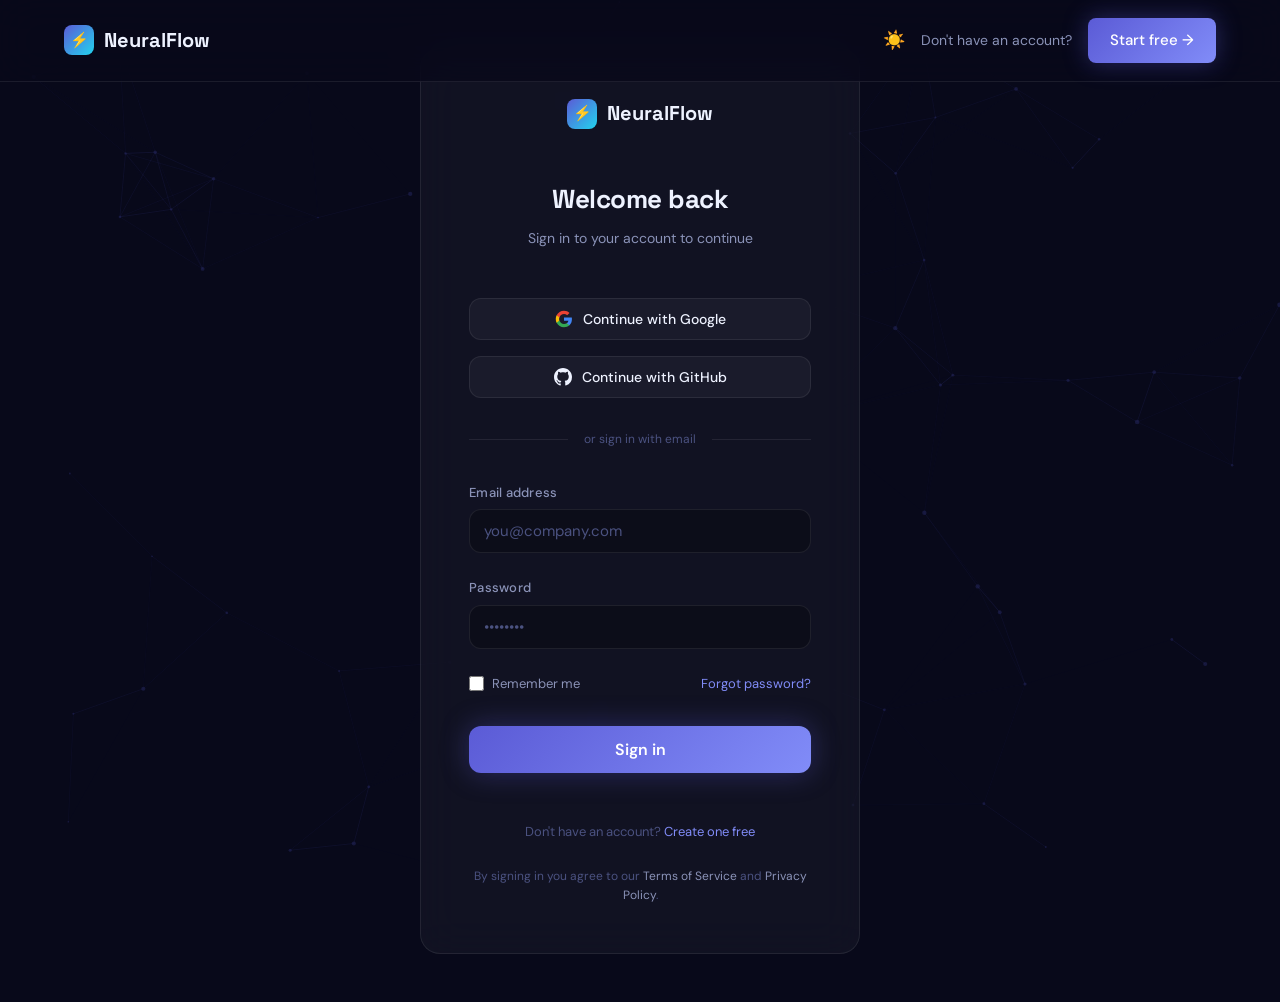
<file: login.html>
<!DOCTYPE html>
<html lang="en">
<head>
<meta charset="UTF-8">
<meta name="viewport" content="width=device-width, initial-scale=1.0">
<title>Sign in — NeuralFlow</title>
<link rel="preconnect" href="https://fonts.googleapis.com">
<link href="https://fonts.googleapis.com/css2?family=Space+Grotesk:wght@400;500;600;700&family=DM+Sans:ital,opsz,wght@0,9..40,300;0,9..40,400;0,9..40,500;1,9..40,300&family=JetBrains+Mono:wght@400;500&display=swap" rel="stylesheet">
<link rel="stylesheet" href="css/styles.css">
</head>
<body>

<canvas id="neural-canvas"></canvas>

<!-- Minimal nav -->
<nav>
  <a href="index.html" class="nav-logo">
    <div class="nav-logo-icon">⚡</div>
    NeuralFlow
  </a>
  <div class="nav-actions">
    <button id="theme-toggle" title="Switch to light mode" style="background:none;border:none;cursor:pointer;font-size:18px;line-height:1;color:var(--muted);transition:color 0.2s;">☀️</button>
    <span style="font-size:14px; color:var(--muted);">Don't have an account?</span>
    <a href="signup.html" class="btn btn-primary">Start free →</a>
  </div>
</nav>

<!-- Auth card -->
<main class="auth-page">
  <div class="auth-card glass-card">

    <div class="auth-logo">
      <div class="nav-logo-icon">⚡</div>
      NeuralFlow
    </div>

    <h1 class="auth-title">Welcome back</h1>
    <p class="auth-sub">Sign in to your account to continue</p>

    <!-- Social logins -->
    <button class="btn-social">
      <svg width="18" height="18" viewBox="0 0 24 24" fill="none">
        <path d="M22.56 12.25c0-.78-.07-1.53-.2-2.25H12v4.26h5.92c-.26 1.37-1.04 2.53-2.21 3.31v2.77h3.57c2.08-1.92 3.28-4.74 3.28-8.09z" fill="#4285F4"/>
        <path d="M12 23c2.97 0 5.46-.98 7.28-2.66l-3.57-2.77c-.98.66-2.23 1.06-3.71 1.06-2.86 0-5.29-1.93-6.16-4.53H2.18v2.84C3.99 20.53 7.7 23 12 23z" fill="#34A853"/>
        <path d="M5.84 14.09c-.22-.66-.35-1.36-.35-2.09s.13-1.43.35-2.09V7.07H2.18C1.43 8.55 1 10.22 1 12s.43 3.45 1.18 4.93l3.66-2.84z" fill="#FBBC05"/>
        <path d="M12 5.38c1.62 0 3.06.56 4.21 1.64l3.15-3.15C17.45 2.09 14.97 1 12 1 7.7 1 3.99 3.47 2.18 7.07l3.66 2.84c.87-2.6 3.3-4.53 6.16-4.53z" fill="#EA4335"/>
      </svg>
      Continue with Google
    </button>

    <button class="btn-social">
      <svg width="18" height="18" viewBox="0 0 24 24" fill="currentColor">
        <path d="M12 0C5.37 0 0 5.37 0 12c0 5.31 3.435 9.795 8.205 11.385.6.105.825-.255.825-.57 0-.285-.015-1.23-.015-2.235-3.015.555-3.795-.735-4.035-1.41-.135-.345-.72-1.41-1.23-1.695-.42-.225-1.02-.78-.015-.795.945-.015 1.62.87 1.845 1.23 1.08 1.815 2.805 1.305 3.495.99.105-.78.42-1.305.765-1.605-2.67-.3-5.46-1.335-5.46-5.925 0-1.305.465-2.385 1.23-3.225-.12-.3-.54-1.53.12-3.18 0 0 1.005-.315 3.3 1.23.96-.27 1.98-.405 3-.405s2.04.135 3 .405c2.295-1.56 3.3-1.23 3.3-1.23.66 1.65.24 2.88.12 3.18.765.84 1.23 1.905 1.23 3.225 0 4.605-2.805 5.625-5.475 5.925.435.375.81 1.095.81 2.22 0 1.605-.015 2.895-.015 3.3 0 .315.225.69.825.57A12.02 12.02 0 0024 12c0-6.63-5.37-12-12-12z"/>
      </svg>
      Continue with GitHub
    </button>

    <div class="auth-divider"><span>or sign in with email</span></div>

    <!-- Email / password form -->
    <div class="form-group">
      <label class="form-label" for="email">Email address</label>
      <input class="form-input" id="email" type="email" placeholder="you@company.com" autocomplete="email">
    </div>

    <div class="form-group">
      <label class="form-label" for="password">Password</label>
      <input class="form-input" id="password" type="password" placeholder="••••••••" autocomplete="current-password">
    </div>

    <div class="form-row">
      <label class="form-check">
        <input type="checkbox"> Remember me
      </label>
      <a href="#" class="form-link">Forgot password?</a>
    </div>

    <button class="btn-auth" onclick="handleLogin()">Sign in</button>

    <p class="auth-footer-text">
      Don't have an account? <a href="signup.html">Create one free</a>
    </p>

    <p class="auth-terms">
      By signing in you agree to our <a href="#">Terms of Service</a> and <a href="#">Privacy Policy</a>.
    </p>

  </div>
</main>

<script src="js/neural.js"></script>
<script>
function handleLogin() {
  const btn = document.querySelector('.btn-auth');
  btn.textContent = 'Signing in…';
  btn.style.opacity = '0.7';
  setTimeout(() => {
    window.location.href = 'dashboard.html';
  }, 1200);
}
</script>
</body>
</html>
</file>
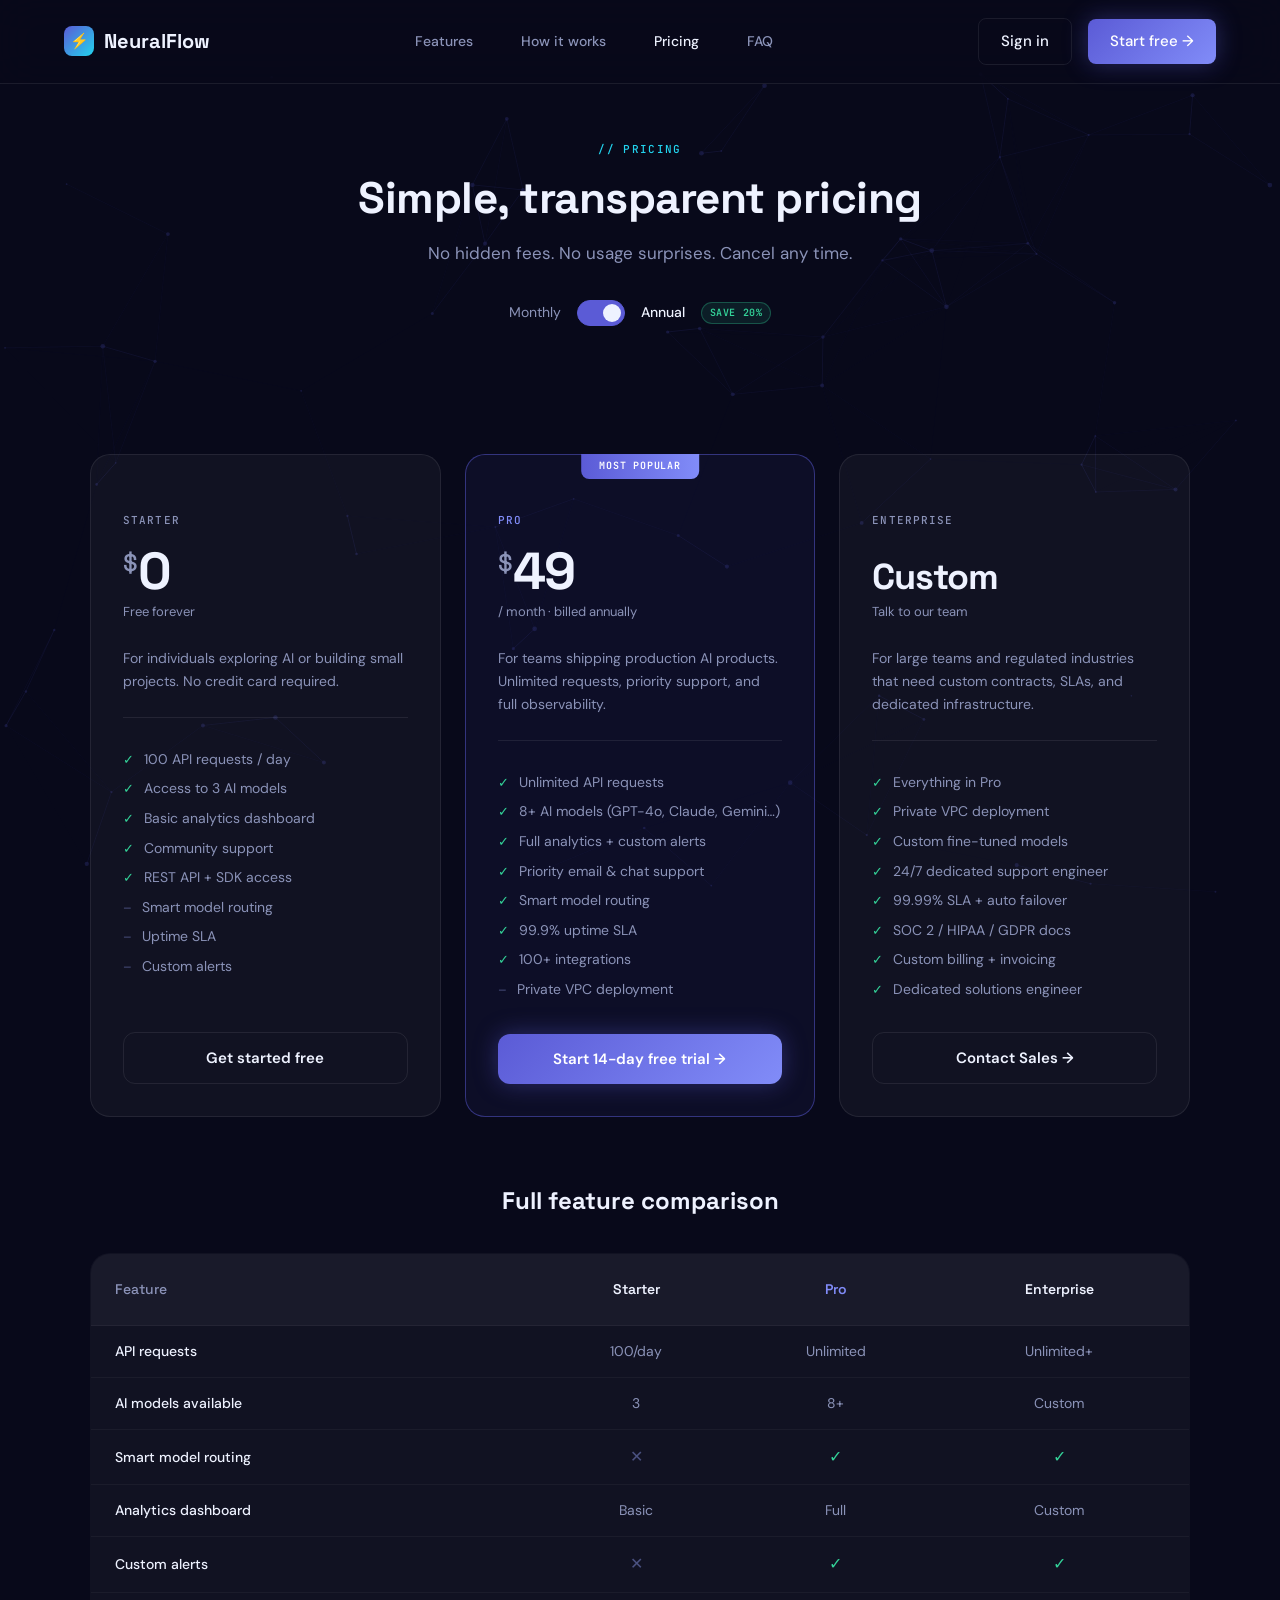
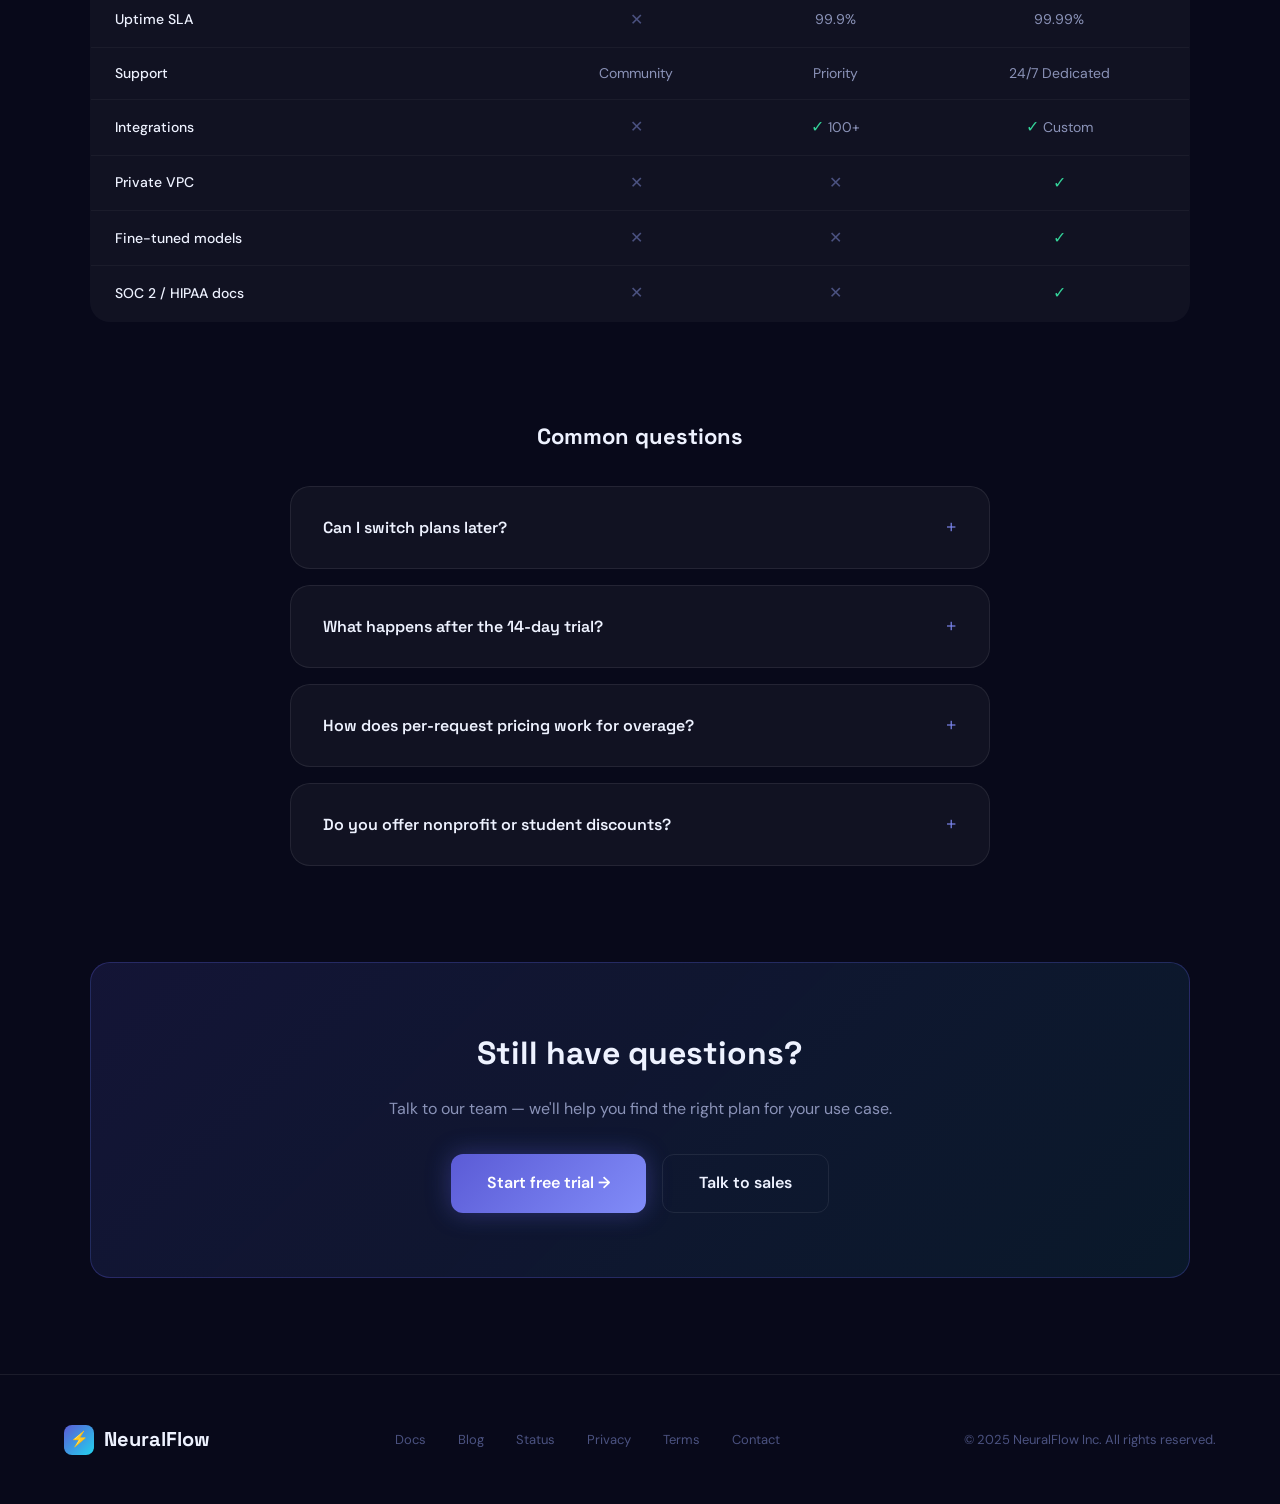
<file: pricing.html>
<!DOCTYPE html>
<html lang="en">
<head>
<meta charset="UTF-8">
<meta name="viewport" content="width=device-width, initial-scale=1.0">
<title>Pricing — NeuralFlow</title>
<link rel="preconnect" href="https://fonts.googleapis.com">
<link href="https://fonts.googleapis.com/css2?family=Space+Grotesk:wght@400;500;600;700&family=DM+Sans:ital,opsz,wght@0,9..40,300;0,9..40,400;0,9..40,500;1,9..40,300&family=JetBrains+Mono:wght@400;500&display=swap" rel="stylesheet">
<link rel="stylesheet" href="css/styles.css">
<style>
.pricing-page {
  position: relative;
  z-index: 1;
  padding: 140px var(--s3) var(--s7);
}
.pricing-page-inner { max-width: 1100px; margin: 0 auto; }

.pricing-hero {
  text-align: center;
  margin-bottom: var(--s6);
}

/* Toggle */
.billing-toggle {
  display: inline-flex;
  align-items: center;
  gap: var(--s2);
  margin-bottom: var(--s6);
  font-size: 14px;
  color: var(--muted);
}
.toggle-switch {
  position: relative;
  width: 48px; height: 26px;
  background: var(--glass);
  border: 1px solid var(--border);
  border-radius: var(--r-pill);
  cursor: pointer;
  transition: background 0.25s;
}
.toggle-switch.on { background: var(--indigo); border-color: var(--indigo); }
.toggle-knob {
  position: absolute;
  top: 3px; left: 3px;
  width: 18px; height: 18px;
  border-radius: 50%;
  background: var(--white);
  transition: transform 0.25s;
}
.toggle-switch.on .toggle-knob { transform: translateX(22px); }
.save-badge {
  display: inline-block;
  font-family: var(--font-mono);
  font-size: 10px;
  font-weight: 600;
  letter-spacing: 0.06em;
  text-transform: uppercase;
  color: #34D399;
  background: rgba(52,211,153,0.1);
  border: 1px solid rgba(52,211,153,0.3);
  border-radius: var(--r-pill);
  padding: 2px 8px;
}

/* Cards */
.pricing-cards {
  display: grid;
  grid-template-columns: repeat(3, 1fr);
  gap: var(--s3);
  margin-bottom: var(--s6);
}

.p-card {
  padding: var(--s4);
  border-radius: var(--r-lg);
  background: var(--glass);
  border: 1px solid var(--border);
  transition: border-color 0.25s, transform 0.25s;
  position: relative;
  display: flex;
  flex-direction: column;
}
.p-card:hover { border-color: var(--border-hi); transform: translateY(-3px); }
.p-card.featured {
  border-color: rgba(91,91,214,0.5);
  background: rgba(91,91,214,0.07);
}
.p-card.featured:hover { border-color: var(--indigo-lt); }

.featured-ribbon {
  position: absolute;
  top: -1px; left: 50%; transform: translateX(-50%);
  background: linear-gradient(90deg, var(--indigo), var(--indigo-lt));
  color: #fff;
  font-family: var(--font-mono);
  font-size: 10px;
  font-weight: 600;
  letter-spacing: 0.08em;
  text-transform: uppercase;
  padding: 4px 18px;
  border-radius: 0 0 var(--r-sm) var(--r-sm);
}

.p-plan-name {
  font-family: var(--font-mono);
  font-size: 11px;
  font-weight: 500;
  letter-spacing: 0.1em;
  text-transform: uppercase;
  color: var(--muted);
  margin-bottom: var(--s2);
  margin-top: var(--s3);
}
.p-plan-name.featured { color: var(--indigo-lt); }

.p-price {
  font-family: var(--font-display);
  font-size: 52px;
  font-weight: 700;
  color: var(--white);
  letter-spacing: -2px;
  line-height: 1;
  margin-bottom: 4px;
}
.p-price sup { font-size: 24px; letter-spacing: 0; vertical-align: super; font-weight: 500; color: var(--muted); }
.p-price .custom { font-size: 36px; letter-spacing: -1px; }
.p-period {
  font-size: 13px;
  color: var(--muted);
  margin-bottom: var(--s3);
}
.p-desc {
  font-size: 14px;
  color: var(--muted);
  line-height: 1.65;
  margin-bottom: var(--s4);
  padding-bottom: var(--s3);
  border-bottom: 1px solid var(--border);
}

.p-features { flex: 1; display: flex; flex-direction: column; gap: 10px; margin-bottom: var(--s4); }
.p-feat {
  display: flex;
  align-items: flex-start;
  gap: 10px;
  font-size: 14px;
  color: var(--muted);
  line-height: 1.4;
}
.feat-check { color: #34D399; font-size: 13px; flex-shrink: 0; margin-top: 1px; }
.feat-dash  { color: var(--dim);  font-size: 13px; flex-shrink: 0; margin-top: 1px; }

.p-btn {
  display: block;
  width: 100%;
  text-align: center;
  padding: 13px;
  border-radius: var(--r-md);
  font-size: 15px;
  font-weight: 600;
  cursor: pointer;
  transition: opacity 0.2s, transform 0.15s;
  border: none;
  font-family: var(--font-body);
  text-decoration: none;
}
.p-btn:hover { opacity: 0.88; transform: translateY(-1px); }
.p-btn-outline {
  background: transparent;
  color: var(--white);
  border: 1px solid var(--border);
}
.p-btn-outline:hover { border-color: var(--indigo-lt); background: rgba(91,91,214,0.08); }
.p-btn-filled {
  background: linear-gradient(135deg, var(--indigo), var(--indigo-lt));
  color: #fff;
  box-shadow: 0 0 24px rgba(91,91,214,0.4);
}

/* Compare table */
.compare-section { margin-top: var(--s6); }
.compare-title {
  font-family: var(--font-display);
  font-size: 24px;
  font-weight: 700;
  color: var(--white);
  margin-bottom: var(--s4);
  text-align: center;
}

.compare-table {
  width: 100%;
  border-collapse: collapse;
  background: var(--glass);
  border: 1px solid var(--border);
  border-radius: var(--r-lg);
  overflow: hidden;
}
.compare-table th {
  font-family: var(--font-display);
  font-size: 14px;
  font-weight: 600;
  color: var(--white);
  padding: var(--s3);
  text-align: left;
  border-bottom: 1px solid var(--border);
  background: rgba(255,255,255,0.03);
}
.compare-table th:first-child { color: var(--muted); font-weight: 500; }
.compare-table td {
  padding: 14px var(--s3);
  font-size: 14px;
  color: var(--muted);
  border-bottom: 1px solid rgba(255,255,255,0.04);
  vertical-align: middle;
}
.compare-table tr:last-child td { border-bottom: none; }
.compare-table td:first-child {
  font-weight: 500;
  color: var(--white);
}
.compare-table td.center { text-align: center; }
.check-y { color: #34D399; font-size: 16px; }
.check-n { color: var(--dim); font-size: 16px; }

/* FAQ mini */
.pricing-faq {
  margin-top: var(--s7);
  max-width: 700px;
  margin-left: auto;
  margin-right: auto;
}
.pricing-faq h2 {
  font-family: var(--font-display);
  font-size: 22px;
  font-weight: 700;
  color: var(--white);
  margin-bottom: var(--s4);
  text-align: center;
}

/* CTA */
.pricing-cta {
  margin-top: var(--s7);
  text-align: center;
  padding: var(--s6);
  background: linear-gradient(135deg, rgba(91,91,214,0.15), rgba(34,211,238,0.08));
  border: 1px solid rgba(91,91,214,0.3);
  border-radius: var(--r-lg);
}
.pricing-cta h2 { font-family: var(--font-display); font-size: clamp(22px, 3.5vw, 32px); font-weight: 700; color: var(--white); margin-bottom: var(--s2); }
.pricing-cta p  { color: var(--muted); margin-bottom: var(--s4); font-size: 16px; }

@media (max-width: 860px) {
  .pricing-cards { grid-template-columns: 1fr; max-width: 440px; margin-left: auto; margin-right: auto; }
  .compare-table { font-size: 12px; }
  .compare-table th, .compare-table td { padding: 10px var(--s2); }
}
</style>
</head>
<body>

<canvas id="neural-canvas"></canvas>

<nav>
  <a href="index.html" class="nav-logo">
    <div class="nav-logo-icon">⚡</div>
    NeuralFlow
  </a>
  <ul class="nav-links">
    <li><a href="index.html#features">Features</a></li>
    <li><a href="index.html#how">How it works</a></li>
    <li><a href="pricing.html" style="color:var(--white)">Pricing</a></li>
    <li><a href="index.html#faq">FAQ</a></li>
  </ul>
  <div class="nav-actions">
    <a href="login.html" class="btn btn-outline">Sign in</a>
    <a href="signup.html" class="btn btn-primary">Start free →</a>
  </div>
  <button class="nav-hamburger" id="hamburger" aria-label="Open menu">
    <span></span><span></span><span></span>
  </button>
</nav>

<div class="mobile-menu" id="mobile-menu">
  <a href="index.html#features" onclick="closeMenu()">Features</a>
  <a href="index.html#how" onclick="closeMenu()">How it works</a>
  <a href="pricing.html" onclick="closeMenu()">Pricing</a>
  <a href="index.html#faq" onclick="closeMenu()">FAQ</a>
  <div class="mobile-menu-actions">
    <a href="login.html" class="btn btn-outline">Sign in</a>
    <a href="signup.html" class="btn btn-primary">Start free →</a>
  </div>
</div>

<div class="pricing-page">
<div class="pricing-page-inner">

  <!-- Hero -->
  <div class="pricing-hero" data-reveal>
    <p class="eyebrow">// pricing</p>
    <h1 class="section-heading" style="max-width:600px; margin:0 auto var(--s2);">Simple, transparent pricing</h1>
    <p class="section-sub" style="margin:0 auto var(--s4); text-align:center;">No hidden fees. No usage surprises. Cancel any time.</p>

    <!-- Billing toggle -->
    <div class="billing-toggle">
      <span>Monthly</span>
      <div class="toggle-switch on" id="billing-toggle" onclick="toggleBilling()">
        <div class="toggle-knob"></div>
      </div>
      <span style="color:var(--white); font-weight:500;">Annual</span>
      <span class="save-badge">Save 20%</span>
    </div>
  </div>

  <!-- Cards -->
  <div class="pricing-cards" data-reveal data-reveal-delay="100">

    <!-- Starter -->
    <div class="p-card">
      <p class="p-plan-name">Starter</p>
      <div class="p-price"><sup>$</sup>0</div>
      <p class="p-period">Free forever</p>
      <p class="p-desc">For individuals exploring AI or building small projects. No credit card required.</p>
      <div class="p-features">
        <div class="p-feat"><span class="feat-check">✓</span> 100 API requests / day</div>
        <div class="p-feat"><span class="feat-check">✓</span> Access to 3 AI models</div>
        <div class="p-feat"><span class="feat-check">✓</span> Basic analytics dashboard</div>
        <div class="p-feat"><span class="feat-check">✓</span> Community support</div>
        <div class="p-feat"><span class="feat-check">✓</span> REST API + SDK access</div>
        <div class="p-feat"><span class="feat-dash">–</span> Smart model routing</div>
        <div class="p-feat"><span class="feat-dash">–</span> Uptime SLA</div>
        <div class="p-feat"><span class="feat-dash">–</span> Custom alerts</div>
      </div>
      <a href="signup.html" class="p-btn p-btn-outline">Get started free</a>
    </div>

    <!-- Pro (featured) -->
    <div class="p-card featured">
      <div class="featured-ribbon">Most Popular</div>
      <p class="p-plan-name featured">Pro</p>
      <div class="p-price" id="pro-price"><sup>$</sup>49</div>
      <p class="p-period" id="pro-period">/ month · billed annually</p>
      <p class="p-desc">For teams shipping production AI products. Unlimited requests, priority support, and full observability.</p>
      <div class="p-features">
        <div class="p-feat"><span class="feat-check">✓</span> Unlimited API requests</div>
        <div class="p-feat"><span class="feat-check">✓</span> 8+ AI models (GPT-4o, Claude, Gemini…)</div>
        <div class="p-feat"><span class="feat-check">✓</span> Full analytics + custom alerts</div>
        <div class="p-feat"><span class="feat-check">✓</span> Priority email &amp; chat support</div>
        <div class="p-feat"><span class="feat-check">✓</span> Smart model routing</div>
        <div class="p-feat"><span class="feat-check">✓</span> 99.9% uptime SLA</div>
        <div class="p-feat"><span class="feat-check">✓</span> 100+ integrations</div>
        <div class="p-feat"><span class="feat-dash">–</span> Private VPC deployment</div>
      </div>
      <a href="signup.html" class="p-btn p-btn-filled">Start 14-day free trial →</a>
    </div>

    <!-- Enterprise -->
    <div class="p-card">
      <p class="p-plan-name">Enterprise</p>
      <div class="p-price"><span class="custom">Custom</span></div>
      <p class="p-period">Talk to our team</p>
      <p class="p-desc">For large teams and regulated industries that need custom contracts, SLAs, and dedicated infrastructure.</p>
      <div class="p-features">
        <div class="p-feat"><span class="feat-check">✓</span> Everything in Pro</div>
        <div class="p-feat"><span class="feat-check">✓</span> Private VPC deployment</div>
        <div class="p-feat"><span class="feat-check">✓</span> Custom fine-tuned models</div>
        <div class="p-feat"><span class="feat-check">✓</span> 24/7 dedicated support engineer</div>
        <div class="p-feat"><span class="feat-check">✓</span> 99.99% SLA + auto failover</div>
        <div class="p-feat"><span class="feat-check">✓</span> SOC 2 / HIPAA / GDPR docs</div>
        <div class="p-feat"><span class="feat-check">✓</span> Custom billing + invoicing</div>
        <div class="p-feat"><span class="feat-check">✓</span> Dedicated solutions engineer</div>
      </div>
      <a href="index.html#contact" class="p-btn p-btn-outline">Contact Sales →</a>
    </div>

  </div>

  <!-- Feature comparison table -->
  <div class="compare-section" data-reveal>
    <h2 class="compare-title">Full feature comparison</h2>
    <table class="compare-table">
      <thead>
        <tr>
          <th style="width:40%">Feature</th>
          <th style="text-align:center">Starter</th>
          <th style="text-align:center; color:var(--indigo-lt)">Pro</th>
          <th style="text-align:center">Enterprise</th>
        </tr>
      </thead>
      <tbody>
        <tr><td>API requests</td><td class="center">100/day</td><td class="center">Unlimited</td><td class="center">Unlimited+</td></tr>
        <tr><td>AI models available</td><td class="center">3</td><td class="center">8+</td><td class="center">Custom</td></tr>
        <tr><td>Smart model routing</td><td class="center"><span class="check-n">✕</span></td><td class="center"><span class="check-y">✓</span></td><td class="center"><span class="check-y">✓</span></td></tr>
        <tr><td>Analytics dashboard</td><td class="center">Basic</td><td class="center">Full</td><td class="center">Custom</td></tr>
        <tr><td>Custom alerts</td><td class="center"><span class="check-n">✕</span></td><td class="center"><span class="check-y">✓</span></td><td class="center"><span class="check-y">✓</span></td></tr>
        <tr><td>Uptime SLA</td><td class="center"><span class="check-n">✕</span></td><td class="center">99.9%</td><td class="center">99.99%</td></tr>
        <tr><td>Support</td><td class="center">Community</td><td class="center">Priority</td><td class="center">24/7 Dedicated</td></tr>
        <tr><td>Integrations</td><td class="center"><span class="check-n">✕</span></td><td class="center"><span class="check-y">✓</span> 100+</td><td class="center"><span class="check-y">✓</span> Custom</td></tr>
        <tr><td>Private VPC</td><td class="center"><span class="check-n">✕</span></td><td class="center"><span class="check-n">✕</span></td><td class="center"><span class="check-y">✓</span></td></tr>
        <tr><td>Fine-tuned models</td><td class="center"><span class="check-n">✕</span></td><td class="center"><span class="check-n">✕</span></td><td class="center"><span class="check-y">✓</span></td></tr>
        <tr><td>SOC 2 / HIPAA docs</td><td class="center"><span class="check-n">✕</span></td><td class="center"><span class="check-n">✕</span></td><td class="center"><span class="check-y">✓</span></td></tr>
      </tbody>
    </table>
  </div>

  <!-- Mini FAQ -->
  <div class="pricing-faq" data-reveal>
    <h2>Common questions</h2>
    <div class="faq-list">
      <details class="faq-item glass-card">
        <summary class="faq-q">Can I switch plans later?</summary>
        <p class="faq-a">Yes — upgrade, downgrade, or cancel at any time. When you upgrade mid-cycle you're prorated for the remainder of the billing period.</p>
      </details>
      <details class="faq-item glass-card">
        <summary class="faq-q">What happens after the 14-day trial?</summary>
        <p class="faq-a">After the trial you can pick any paid plan or continue on the free Starter tier — no credit card needed to start, and we'll always remind you before charging anything.</p>
      </details>
      <details class="faq-item glass-card">
        <summary class="faq-q">How does per-request pricing work for overage?</summary>
        <p class="faq-a">On the Pro plan there's no hard cap — you pay a flat monthly fee for unlimited requests. On Starter, requests above 100/day are queued until the next day or you can upgrade.</p>
      </details>
      <details class="faq-item glass-card">
        <summary class="faq-q">Do you offer nonprofit or student discounts?</summary>
        <p class="faq-a">Yes! Registered nonprofits and verified students get 50% off Pro, billed annually. Email <a href="mailto:hello@neuralflow.ai" style="color:var(--indigo-lt)">hello@neuralflow.ai</a> with proof of eligibility.</p>
      </details>
    </div>
  </div>

  <!-- CTA -->
  <div class="pricing-cta" data-reveal>
    <h2>Still have questions?</h2>
    <p>Talk to our team — we'll help you find the right plan for your use case.</p>
    <div style="display:flex; gap:var(--s2); justify-content:center; flex-wrap:wrap;">
      <a href="signup.html" class="btn btn-primary btn-lg">Start free trial →</a>
      <a href="index.html#contact" class="btn btn-outline btn-lg">Talk to sales</a>
    </div>
  </div>

</div>
</div>

<!-- Footer -->
<footer>
  <a href="index.html" class="nav-logo">
    <div class="nav-logo-icon">⚡</div>
    NeuralFlow
  </a>
  <ul class="footer-links">
    <li><a href="#">Docs</a></li>
    <li><a href="#">Blog</a></li>
    <li><a href="#">Status</a></li>
    <li><a href="#">Privacy</a></li>
    <li><a href="#">Terms</a></li>
    <li><a href="index.html#contact">Contact</a></li>
  </ul>
  <p class="footer-copy">© 2025 NeuralFlow Inc. All rights reserved.</p>
</footer>

<script src="js/neural.js"></script>
<script>
/* Hamburger */
const hamburger = document.getElementById('hamburger');
const mobileMenu = document.getElementById('mobile-menu');
hamburger.addEventListener('click', () => {
  hamburger.classList.toggle('open');
  mobileMenu.classList.toggle('open');
});
function closeMenu() {
  hamburger.classList.remove('open');
  mobileMenu.classList.remove('open');
}

/* Billing toggle */
let annual = true;
function toggleBilling() {
  annual = !annual;
  const tog = document.getElementById('billing-toggle');
  tog.classList.toggle('on', annual);
  document.getElementById('pro-price').innerHTML = annual
    ? '<sup>$</sup>49'
    : '<sup>$</sup>59';
  document.getElementById('pro-period').textContent = annual
    ? '/ month · billed annually'
    : '/ month · billed monthly';
}
</script>
</body>
</html>
</file>
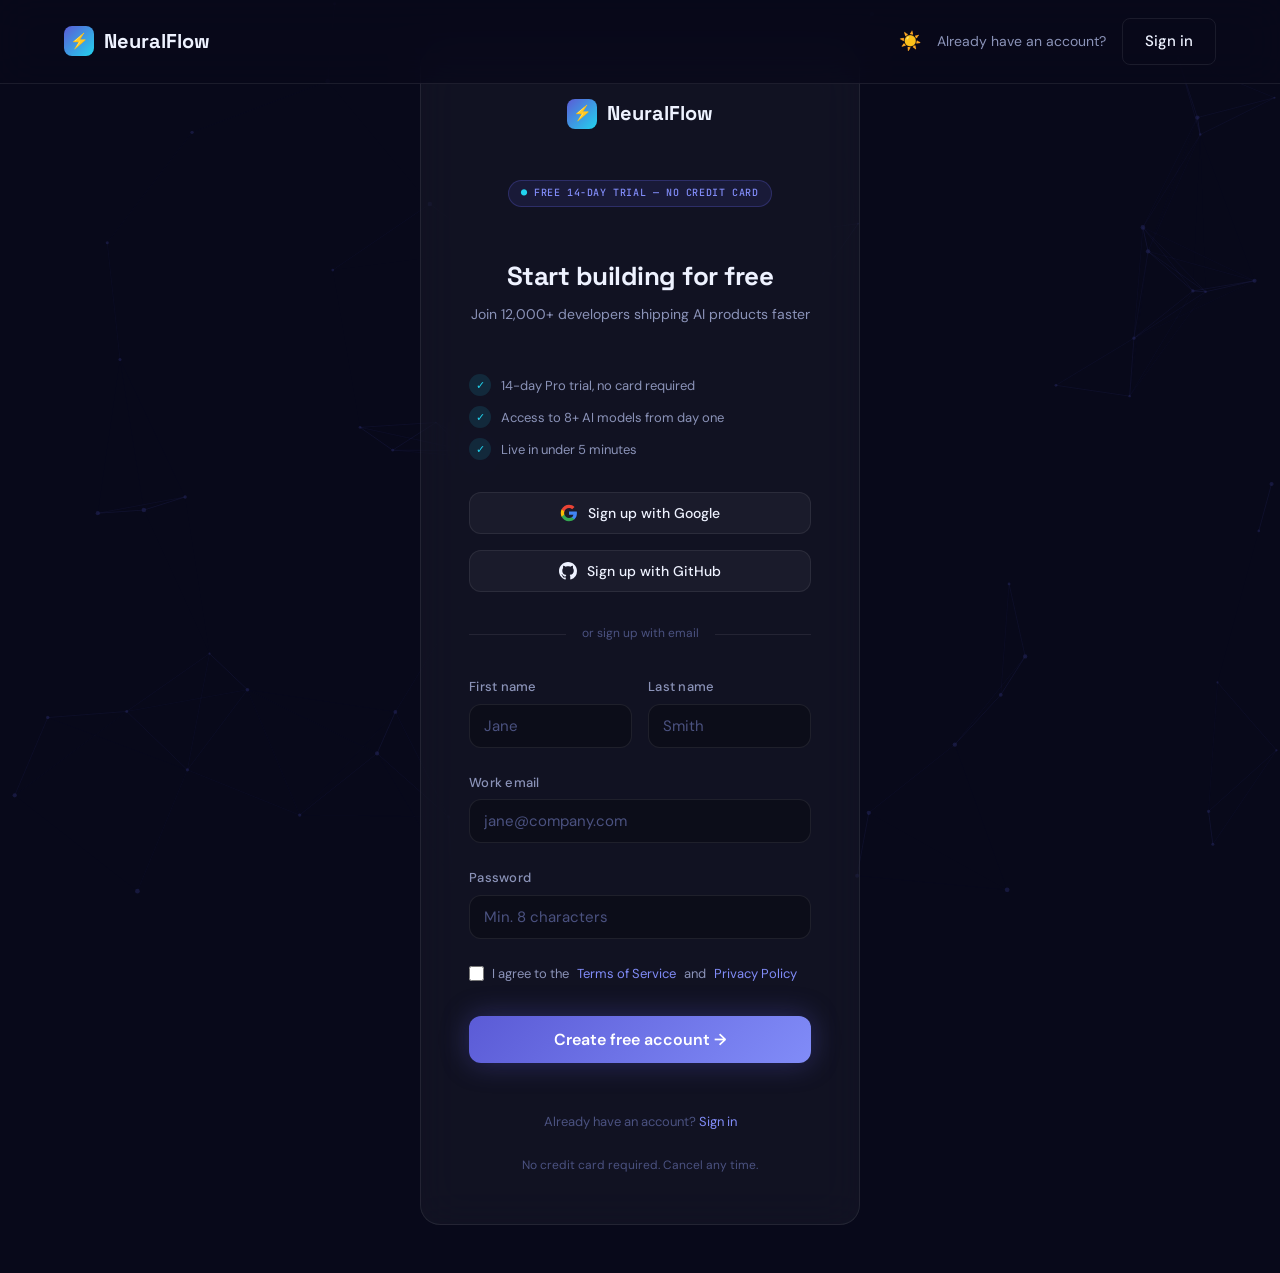
<file: signup.html>
<!DOCTYPE html>
<html lang="en">
<head>
<meta charset="UTF-8">
<meta name="viewport" content="width=device-width, initial-scale=1.0">
<title>Start for free — NeuralFlow</title>
<link rel="preconnect" href="https://fonts.googleapis.com">
<link href="https://fonts.googleapis.com/css2?family=Space+Grotesk:wght@400;500;600;700&family=DM+Sans:ital,opsz,wght@0,9..40,300;0,9..40,400;0,9..40,500;1,9..40,300&family=JetBrains+Mono:wght@400;500&display=swap" rel="stylesheet">
<link rel="stylesheet" href="css/styles.css">
<style>
  /* Extra signup-specific overrides */
  .signup-perks {
    display: flex;
    flex-direction: column;
    gap: 10px;
    margin-bottom: var(--s4);
  }

  .perk {
    display: flex;
    align-items: center;
    gap: 10px;
    font-size: 13px;
    color: var(--muted);
  }

  .perk-icon {
    width: 22px;
    height: 22px;
    border-radius: 50%;
    background: rgba(34,211,238,0.12);
    display: flex;
    align-items: center;
    justify-content: center;
    font-size: 11px;
    flex-shrink: 0;
    color: var(--cyan);
  }

  .plan-badge {
    display: inline-flex;
    align-items: center;
    gap: 6px;
    padding: 4px 12px;
    border-radius: var(--r-pill);
    background: rgba(91,91,214,0.12);
    border: 1px solid rgba(91,91,214,0.3);
    font-family: var(--font-mono);
    font-size: 10px;
    font-weight: 500;
    letter-spacing: 0.06em;
    text-transform: uppercase;
    color: var(--indigo-lt);
    margin-bottom: var(--s3);
  }
</style>
</head>
<body>

<canvas id="neural-canvas"></canvas>

<!-- Minimal nav -->
<nav>
  <a href="index.html" class="nav-logo">
    <div class="nav-logo-icon">⚡</div>
    NeuralFlow
  </a>
  <div class="nav-actions">
    <button id="theme-toggle" title="Switch to light mode" style="background:none;border:none;cursor:pointer;font-size:18px;line-height:1;color:var(--muted);transition:color 0.2s;">☀️</button>
    <span style="font-size:14px; color:var(--muted);">Already have an account?</span>
    <a href="login.html" class="btn btn-outline">Sign in</a>
  </div>
</nav>

<!-- Auth card -->
<main class="auth-page">
  <div class="auth-card glass-card">

    <div class="auth-logo">
      <div class="nav-logo-icon">⚡</div>
      NeuralFlow
    </div>

    <div style="text-align:center; margin-bottom: var(--s3);">
      <span class="plan-badge"><span style="color:var(--cyan)">●</span> Free 14-day trial — no credit card</span>
    </div>

    <h1 class="auth-title">Start building for free</h1>
    <p class="auth-sub">Join 12,000+ developers shipping AI products faster</p>

    <!-- Perks -->
    <div class="signup-perks">
      <div class="perk"><span class="perk-icon">✓</span> 14-day Pro trial, no card required</div>
      <div class="perk"><span class="perk-icon">✓</span> Access to 8+ AI models from day one</div>
      <div class="perk"><span class="perk-icon">✓</span> Live in under 5 minutes</div>
    </div>

    <!-- Social sign-ups -->
    <button class="btn-social">
      <svg width="18" height="18" viewBox="0 0 24 24" fill="none">
        <path d="M22.56 12.25c0-.78-.07-1.53-.2-2.25H12v4.26h5.92c-.26 1.37-1.04 2.53-2.21 3.31v2.77h3.57c2.08-1.92 3.28-4.74 3.28-8.09z" fill="#4285F4"/>
        <path d="M12 23c2.97 0 5.46-.98 7.28-2.66l-3.57-2.77c-.98.66-2.23 1.06-3.71 1.06-2.86 0-5.29-1.93-6.16-4.53H2.18v2.84C3.99 20.53 7.7 23 12 23z" fill="#34A853"/>
        <path d="M5.84 14.09c-.22-.66-.35-1.36-.35-2.09s.13-1.43.35-2.09V7.07H2.18C1.43 8.55 1 10.22 1 12s.43 3.45 1.18 4.93l3.66-2.84z" fill="#FBBC05"/>
        <path d="M12 5.38c1.62 0 3.06.56 4.21 1.64l3.15-3.15C17.45 2.09 14.97 1 12 1 7.7 1 3.99 3.47 2.18 7.07l3.66 2.84c.87-2.6 3.3-4.53 6.16-4.53z" fill="#EA4335"/>
      </svg>
      Sign up with Google
    </button>

    <button class="btn-social">
      <svg width="18" height="18" viewBox="0 0 24 24" fill="currentColor">
        <path d="M12 0C5.37 0 0 5.37 0 12c0 5.31 3.435 9.795 8.205 11.385.6.105.825-.255.825-.57 0-.285-.015-1.23-.015-2.235-3.015.555-3.795-.735-4.035-1.41-.135-.345-.72-1.41-1.23-1.695-.42-.225-1.02-.78-.015-.795.945-.015 1.62.87 1.845 1.23 1.08 1.815 2.805 1.305 3.495.99.105-.78.42-1.305.765-1.605-2.67-.3-5.46-1.335-5.46-5.925 0-1.305.465-2.385 1.23-3.225-.12-.3-.54-1.53.12-3.18 0 0 1.005-.315 3.3 1.23.96-.27 1.98-.405 3-.405s2.04.135 3 .405c2.295-1.56 3.3-1.23 3.3-1.23.66 1.65.24 2.88.12 3.18.765.84 1.23 1.905 1.23 3.225 0 4.605-2.805 5.625-5.475 5.925.435.375.81 1.095.81 2.22 0 1.605-.015 2.895-.015 3.3 0 .315.225.69.825.57A12.02 12.02 0 0024 12c0-6.63-5.37-12-12-12z"/>
      </svg>
      Sign up with GitHub
    </button>

    <div class="auth-divider"><span>or sign up with email</span></div>

    <!-- Registration form -->
    <div class="signup-name-row" style="display:flex; gap:var(--s2);">
      <div class="form-group" style="flex:1">
        <label class="form-label" for="first">First name</label>
        <input class="form-input" id="first" type="text" placeholder="Jane" autocomplete="given-name">
      </div>
      <div class="form-group" style="flex:1">
        <label class="form-label" for="last">Last name</label>
        <input class="form-input" id="last" type="text" placeholder="Smith" autocomplete="family-name">
      </div>
    </div>

    <div class="form-group">
      <label class="form-label" for="email">Work email</label>
      <input class="form-input" id="email" type="email" placeholder="jane@company.com" autocomplete="email">
    </div>

    <div class="form-group">
      <label class="form-label" for="password">Password</label>
      <input class="form-input" id="password" type="password" placeholder="Min. 8 characters" autocomplete="new-password">
    </div>

    <div style="margin-bottom: var(--s4);">
      <label class="form-check">
        <input type="checkbox"> I agree to the <a href="#" class="form-link">Terms of Service</a> and <a href="#" class="form-link">Privacy Policy</a>
      </label>
    </div>

    <button class="btn-auth" onclick="handleSignup()">Create free account →</button>

    <p class="auth-footer-text">
      Already have an account? <a href="login.html">Sign in</a>
    </p>

    <p class="auth-terms">
      No credit card required. Cancel any time.
    </p>

  </div>
</main>

<script src="js/neural.js"></script>
<script>
function handleSignup() {
  const btn = document.querySelector('.btn-auth');
  btn.textContent = 'Creating account…';
  btn.style.opacity = '0.7';
  setTimeout(() => {
    // แก้ไขตรงนี้: ลบ / ข้างหน้าออกเพื่อให้รองรับ path ของ GitHub Pages
    window.location.href = 'dashboard.html';
  }, 1400);
}
</script>
</body>
</html>
</file>
<file: css/styles.css>
/* ============================================================
   NEURALFLOW — DESIGN TOKENS
   Edit here to retheme the entire product
   ============================================================ */
:root {
  /* Colors */
  --bg:        #08091A;
  --surface:   #0E1128;
  --indigo:    #5B5BD6;
  --indigo-lt: #818CF8;
  --cyan:      #22D3EE;
  --white:     #EEF2FF;
  --muted:     #8B93B8;
  --dim:       #4B5280;

  /* Glass / Border */
  --glass:     rgba(255, 255, 255, 0.04);
  --border:    rgba(255, 255, 255, 0.08);
  --border-hi: rgba(91, 91, 214, 0.45);

  /* Fonts */
  --font-display: 'Space Grotesk', sans-serif;
  --font-body:    'DM Sans', sans-serif;
  --font-mono:    'JetBrains Mono', monospace;

  /* Spacing scale */
  --s1: 8px;
  --s2: 16px;
  --s3: 24px;
  --s4: 32px;
  --s5: 48px;
  --s6: 64px;
  --s7: 96px;

  /* Radius */
  --r-sm: 8px;
  --r-md: 12px;
  --r-lg: 20px;
  --r-pill: 999px;
}

/* ============================================================
   RESET & BASE
   ============================================================ */
*, *::before, *::after { box-sizing: border-box; margin: 0; padding: 0; }

html { scroll-behavior: smooth; }

body {
  background: var(--bg);
  color: var(--white);
  font-family: var(--font-body);
  font-size: 16px;
  line-height: 1.65;
  overflow-x: hidden;
}

a { text-decoration: none; color: inherit; }
ul { list-style: none; }
img { display: block; max-width: 100%; }

/* ============================================================
   UTILITIES
   ============================================================ */
.eyebrow {
  font-family: var(--font-mono);
  font-size: 11px;
  font-weight: 500;
  letter-spacing: 0.12em;
  text-transform: uppercase;
  color: var(--cyan);
  margin-bottom: var(--s2);
}

.section-heading {
  font-family: var(--font-display);
  font-size: clamp(28px, 3.5vw, 44px);
  font-weight: 700;
  letter-spacing: -0.5px;
  line-height: 1.1;
  margin-bottom: var(--s2);
}

.section-sub {
  font-size: 17px;
  color: var(--muted);
  line-height: 1.7;
  max-width: 480px;
  margin-bottom: var(--s6);
}

.glass-card {
  background: var(--glass);
  border: 1px solid var(--border);
  border-radius: var(--r-lg);
  backdrop-filter: blur(12px);
  transition: border-color 0.25s, transform 0.25s;
}

.glass-card:hover {
  border-color: var(--border-hi);
  transform: translateY(-2px);
}

/* ============================================================
   BUTTONS
   ============================================================ */
.btn {
  display: inline-flex;
  align-items: center;
  gap: var(--s1);
  font-family: var(--font-body);
  font-size: 15px;
  font-weight: 500;
  border-radius: var(--r-sm);
  padding: 10px 22px;
  cursor: pointer;
  border: none;
  transition: opacity 0.2s, transform 0.15s, border-color 0.2s, background 0.2s;
  white-space: nowrap;
}

.btn-primary {
  background: linear-gradient(135deg, var(--indigo), var(--indigo-lt));
  color: #fff;
  box-shadow: 0 0 24px rgba(91, 91, 214, 0.4);
}
.btn-primary:hover { opacity: 0.88; transform: translateY(-1px); }

.btn-outline {
  background: transparent;
  color: var(--white);
  border: 1px solid var(--border);
}
.btn-outline:hover { border-color: var(--indigo-lt); background: rgba(91,91,214,0.08); }

.btn-lg {
  font-size: 16px;
  font-weight: 600;
  padding: 15px 36px;
  border-radius: var(--r-md);
}

/* ============================================================
   BACKGROUND CANVAS
   ============================================================ */
#neural-canvas {
  position: fixed;
  inset: 0;
  z-index: 0;
  opacity: 0.3;
  pointer-events: none;
}

/* ============================================================
   NAV
   ============================================================ */
nav {
  position: fixed;
  inset: 0 0 auto 0;
  z-index: 100;
  display: flex;
  align-items: center;
  justify-content: space-between;
  padding: 18px var(--s6);
  background: rgba(8, 9, 26, 0.75);
  backdrop-filter: blur(20px);
  border-bottom: 1px solid var(--border);
}

.nav-logo {
  display: flex;
  align-items: center;
  gap: 10px;
  font-family: var(--font-display);
  font-weight: 700;
  font-size: 20px;
  color: var(--white);
}

.nav-logo-icon {
  width: 30px;
  height: 30px;
  border-radius: var(--r-sm);
  background: linear-gradient(135deg, var(--indigo), var(--cyan));
  display: flex;
  align-items: center;
  justify-content: center;
  font-size: 15px;
}

.nav-links {
  display: flex;
  gap: var(--s5);
}

.nav-links a {
  font-size: 14px;
  font-weight: 500;
  color: var(--muted);
  transition: color 0.2s;
}
.nav-links a:hover { color: var(--white); }

.nav-actions { display: flex; gap: var(--s2); align-items: center; }

/* ============================================================
   HERO
   ============================================================ */
.hero {
  position: relative;
  z-index: 1;
  min-height: 100vh;
  display: flex;
  flex-direction: column;
  align-items: center;
  justify-content: center;
  text-align: center;
  padding: 140px var(--s3) var(--s6);
}

.hero-badge {
  display: inline-flex;
  align-items: center;
  gap: var(--s1);
  padding: 6px 14px;
  border-radius: var(--r-pill);
  background: rgba(91, 91, 214, 0.12);
  border: 1px solid rgba(91, 91, 214, 0.35);
  font-family: var(--font-mono);
  font-size: 11px;
  font-weight: 500;
  letter-spacing: 0.06em;
  text-transform: uppercase;
  color: var(--indigo-lt);
  margin-bottom: var(--s4);
}

.badge-dot {
  width: 6px;
  height: 6px;
  border-radius: 50%;
  background: var(--cyan);
  animation: blink 2s ease-in-out infinite;
}

@keyframes blink {
  0%, 100% { opacity: 1; }
  50%       { opacity: 0.3; }
}

.hero-title {
  font-family: var(--font-display);
  font-size: clamp(44px, 7vw, 90px);
  font-weight: 700;
  letter-spacing: -2px;
  line-height: 1.0;
  max-width: 880px;
  margin-bottom: var(--s3);
}

.hero-title .plain    { display: block; color: var(--white); }
.hero-title .gradient {
  display: block;
  background: linear-gradient(90deg, var(--indigo-lt), var(--cyan));
  -webkit-background-clip: text;
  -webkit-text-fill-color: transparent;
  background-clip: text;
}

.hero-sub {
  font-size: 18px;
  color: var(--muted);
  max-width: 520px;
  line-height: 1.75;
  margin-bottom: var(--s5);
}

.hero-actions {
  display: flex;
  gap: var(--s2);
  align-items: center;
  flex-wrap: wrap;
  justify-content: center;
  margin-bottom: var(--s7);
}

.btn-demo {
  display: inline-flex;
  align-items: center;
  gap: 10px;
  font-size: 15px;
  font-weight: 500;
  color: var(--muted);
  transition: color 0.2s;
}
.btn-demo:hover { color: var(--white); }

.btn-demo .play {
  width: 36px;
  height: 36px;
  border: 1px solid var(--border);
  border-radius: 50%;
  display: flex;
  align-items: center;
  justify-content: center;
  font-size: 11px;
  transition: border-color 0.2s;
}
.btn-demo:hover .play { border-color: var(--indigo-lt); }

.hero-stats {
  display: flex;
  gap: var(--s6);
  flex-wrap: wrap;
  justify-content: center;
}

.stat { display: flex; flex-direction: column; align-items: center; gap: 4px; }

.stat-value {
  font-family: var(--font-display);
  font-size: 28px;
  font-weight: 700;
  color: var(--white);
}
.stat-value em { font-style: normal; color: var(--cyan); }

.stat-label {
  font-size: 13px;
  color: var(--dim);
}

/* ============================================================
   LOGO STRIP
   ============================================================ */
.logo-strip {
  position: relative;
  z-index: 1;
  padding: var(--s5) var(--s6);
  text-align: center;
  border-top: 1px solid var(--border);
  border-bottom: 1px solid var(--border);
}

.logo-strip-label {
  font-size: 12px;
  font-weight: 500;
  letter-spacing: 0.1em;
  text-transform: uppercase;
  color: var(--dim);
  margin-bottom: var(--s4);
}

.logo-strip-row {
  display: flex;
  gap: var(--s6);
  justify-content: center;
  align-items: center;
  flex-wrap: wrap;
}

.brand-name {
  font-family: var(--font-display);
  font-size: 17px;
  font-weight: 700;
  color: var(--dim);
  letter-spacing: -0.3px;
  opacity: 0.6;
  transition: opacity 0.2s;
}
.brand-name:hover { opacity: 1; }

/* ============================================================
   SECTION WRAPPER
   ============================================================ */
.section {
  position: relative;
  z-index: 1;
  padding: var(--s7) var(--s6);
  max-width: 1200px;
  margin: 0 auto;
}

/* ============================================================
   FEATURES — BENTO GRID
   ============================================================ */
.bento-grid {
  display: grid;
  grid-template-columns: repeat(12, 1fr);
  gap: var(--s2);
}

.bento-wide   { grid-column: span 7; }
.bento-narrow { grid-column: span 5; }
.bento-third  { grid-column: span 4; }

.bento-card {
  padding: var(--s4);
  position: relative;
  overflow: hidden;
}

.bento-card::before {
  content: '';
  position: absolute;
  inset: 0;
  background: radial-gradient(400px at var(--mx, 50%) var(--my, 50%), rgba(91,91,214,0.07), transparent 60%);
  opacity: 0;
  transition: opacity 0.3s;
  pointer-events: none;
}
.bento-card:hover::before { opacity: 1; }

.card-icon {
  width: 42px;
  height: 42px;
  border-radius: var(--r-sm);
  display: flex;
  align-items: center;
  justify-content: center;
  font-size: 20px;
  margin-bottom: var(--s3);
}

.tint-indigo { background: rgba(91, 91, 214, 0.15); }
.tint-cyan   { background: rgba(34, 211, 238, 0.12); }
.tint-purple { background: rgba(168, 85, 247, 0.12); }
.tint-green  { background: rgba(34, 197, 94, 0.12); }
.tint-orange { background: rgba(249, 115, 22, 0.12); }

.card-title {
  font-family: var(--font-display);
  font-size: 19px;
  font-weight: 600;
  margin-bottom: var(--s1);
  letter-spacing: -0.2px;
}

.card-desc {
  font-size: 14px;
  color: var(--muted);
  line-height: 1.65;
}

.mini-chart {
  display: flex;
  align-items: flex-end;
  gap: 5px;
  height: 60px;
  margin-top: var(--s4);
}

.bar {
  flex: 1;
  border-radius: 4px 4px 0 0;
  background: linear-gradient(180deg, var(--indigo), rgba(91,91,214,0.2));
  transform: scaleY(0);
  transform-origin: bottom;
  animation: rise 1.2s ease forwards;
}

@keyframes rise { to { transform: scaleY(1); } }

.chart-baseline {
  height: 1px;
  background: var(--border);
  margin-top: var(--s1);
}

.code-block {
  margin-top: var(--s3);
  padding: var(--s2) var(--s2);
  background: rgba(0,0,0,0.3);
  border: 1px solid var(--border);
  border-radius: var(--r-md);
  font-family: var(--font-mono);
  font-size: 12px;
  line-height: 1.9;
}

.tok-kw  { color: var(--indigo-lt); }
.tok-fn  { color: var(--cyan); }
.tok-str { color: #a5f3fc; }
.tok-cmt { color: var(--dim); }

/* ============================================================
   HOW IT WORKS
   ============================================================ */
.how-section {
  position: relative;
  z-index: 1;
  padding: var(--s7) var(--s6);
  background: linear-gradient(180deg, transparent, rgba(91,91,214,0.04), transparent);
}

.how-inner { max-width: 1200px; margin: 0 auto; }

.steps-grid {
  display: grid;
  grid-template-columns: repeat(3, 1fr);
  gap: var(--s4);
  margin-top: var(--s6);
}

.step-card {
  padding: var(--s5) var(--s4);
  position: relative;
}

.step-num {
  font-family: var(--font-mono);
  font-size: 11px;
  color: var(--dim);
  letter-spacing: 0.08em;
  margin-bottom: var(--s3);
}

.step-emoji { font-size: 30px; margin-bottom: var(--s2); }

.step-title {
  font-family: var(--font-display);
  font-size: 19px;
  font-weight: 600;
  margin-bottom: var(--s1);
}

.step-desc { font-size: 14px; color: var(--muted); line-height: 1.65; }

.step-arrow {
  position: absolute;
  top: 50%;
  right: -20px;
  transform: translateY(-50%);
  color: var(--dim);
  font-size: 18px;
  z-index: 2;
}

/* ============================================================
   PRICING
   ============================================================ */
.pricing-section {
  position: relative;
  z-index: 1;
  padding: var(--s7) var(--s6);
  max-width: 1200px;
  margin: 0 auto;
  text-align: center;
}

.pricing-section .section-sub    { margin-left: auto; margin-right: auto; }
.pricing-section .section-heading { margin-left: auto; margin-right: auto; }

.pricing-grid {
  display: grid;
  grid-template-columns: repeat(3, 1fr);
  gap: var(--s3);
  margin-top: var(--s6);
  text-align: left;
}

.price-card {
  padding: var(--s5) var(--s4);
  position: relative;
}

.price-card.featured {
  border-color: var(--indigo);
  background: rgba(91, 91, 214, 0.08);
}

.featured-badge {
  position: absolute;
  top: -13px;
  left: 50%;
  transform: translateX(-50%);
  padding: 4px 14px;
  border-radius: var(--r-pill);
  background: linear-gradient(90deg, var(--indigo), var(--cyan));
  font-size: 11px;
  font-weight: 700;
  letter-spacing: 0.06em;
  text-transform: uppercase;
  color: #fff;
  white-space: nowrap;
}

.plan-name {
  font-family: var(--font-display);
  font-size: 13px;
  font-weight: 600;
  letter-spacing: 0.08em;
  text-transform: uppercase;
  color: var(--muted);
  margin-bottom: var(--s3);
}

.plan-price {
  font-family: var(--font-display);
  font-size: 50px;
  font-weight: 700;
  letter-spacing: -2px;
  color: var(--white);
  margin-bottom: 4px;
}

.plan-price sup {
  font-size: 22px;
  font-weight: 600;
  vertical-align: super;
  letter-spacing: 0;
}

.plan-period {
  font-size: 13px;
  color: var(--dim);
  margin-bottom: var(--s4);
}

.plan-divider {
  height: 1px;
  background: var(--border);
  margin-bottom: var(--s4);
}

.plan-features {
  display: flex;
  flex-direction: column;
  gap: 11px;
  margin-bottom: var(--s5);
}

.plan-features li {
  display: flex;
  align-items: center;
  gap: 9px;
  font-size: 14px;
  color: var(--muted);
}

.f-check { color: var(--cyan); }
.f-dash  { color: var(--dim); }

.btn-plan {
  display: block;
  width: 100%;
  padding: 13px;
  border-radius: var(--r-md);
  font-family: var(--font-body);
  font-size: 15px;
  font-weight: 600;
  text-align: center;
  cursor: pointer;
  transition: all 0.2s;
}

.btn-plan-outline {
  border: 1px solid var(--border);
  background: none;
  color: var(--white);
}
.btn-plan-outline:hover { border-color: var(--indigo-lt); background: rgba(91,91,214,0.08); }

.btn-plan-filled {
  border: none;
  background: linear-gradient(135deg, var(--indigo), var(--indigo-lt));
  color: #fff;
  box-shadow: 0 0 28px rgba(91,91,214,0.4);
}
.btn-plan-filled:hover { opacity: 0.9; transform: translateY(-1px); }

/* ============================================================
   TESTIMONIALS
   ============================================================ */
.testi-section {
  position: relative;
  z-index: 1;
  padding: var(--s7) var(--s6);
  background: linear-gradient(180deg, transparent, rgba(34,211,238,0.03), transparent);
}

.testi-inner { max-width: 1200px; margin: 0 auto; }

.testi-grid {
  display: grid;
  grid-template-columns: repeat(3, 1fr);
  gap: var(--s3);
  margin-top: var(--s6);
}

.testi-card { padding: var(--s4); }

.stars {
  color: #FBBF24;
  font-size: 13px;
  letter-spacing: 2px;
  margin-bottom: var(--s2);
}

.testi-quote {
  font-size: 15px;
  color: var(--muted);
  line-height: 1.7;
  margin-bottom: var(--s3);
}

.testi-author {
  display: flex;
  align-items: center;
  gap: 11px;
}

.avatar {
  width: 38px;
  height: 38px;
  border-radius: 50%;
  display: flex;
  align-items: center;
  justify-content: center;
  font-family: var(--font-display);
  font-size: 15px;
  font-weight: 700;
  flex-shrink: 0;
}

.author-name  { font-size: 14px; font-weight: 600; color: var(--white); }
.author-role  { font-size: 12px; color: var(--dim); margin-top: 1px; }

/* ============================================================
   CTA BAND
   ============================================================ */
.cta-band {
  position: relative;
  z-index: 1;
  margin: 0 var(--s6) var(--s7);
  padding: var(--s7) var(--s6);
  border-radius: var(--r-lg);
  background: linear-gradient(135deg, rgba(91,91,214,0.25), rgba(34,211,238,0.12));
  border: 1px solid var(--border-hi);
  text-align: center;
  overflow: hidden;
}

.cta-band::before {
  content: '';
  position: absolute;
  top: -80px; right: -80px;
  width: 320px; height: 320px;
  border-radius: 50%;
  background: radial-gradient(circle, rgba(91,91,214,0.2), transparent 70%);
  pointer-events: none;
}
.cta-band::after {
  content: '';
  position: absolute;
  bottom: -80px; left: -80px;
  width: 260px; height: 260px;
  border-radius: 50%;
  background: radial-gradient(circle, rgba(34,211,238,0.12), transparent 70%);
  pointer-events: none;
}

.cta-band h2 {
  position: relative;
  z-index: 1;
  font-family: var(--font-display);
  font-size: clamp(26px, 4vw, 46px);
  font-weight: 700;
  letter-spacing: -1px;
  margin-bottom: var(--s2);
}

.cta-band p {
  position: relative;
  z-index: 1;
  font-size: 17px;
  color: var(--muted);
  margin-bottom: var(--s5);
}

.cta-actions {
  position: relative;
  z-index: 1;
  display: flex;
  gap: var(--s2);
  justify-content: center;
  flex-wrap: wrap;
}

/* ============================================================
   FOOTER
   ============================================================ */
footer {
  position: relative;
  z-index: 1;
  padding: var(--s5) var(--s6);
  border-top: 1px solid var(--border);
  display: flex;
  align-items: center;
  justify-content: space-between;
  flex-wrap: wrap;
  gap: var(--s3);
}

.footer-links {
  display: flex;
  gap: var(--s4);
}

.footer-links a {
  font-size: 13px;
  color: var(--dim);
  transition: color 0.2s;
}
.footer-links a:hover { color: var(--white); }

.footer-copy { font-size: 13px; color: var(--dim); }

/* ============================================================
   AUTH PAGES (login.html & signup.html)
   ============================================================ */
.auth-page {
  min-height: 100vh;
  display: flex;
  align-items: center;
  justify-content: center;
  padding: var(--s5) var(--s3);
}

.auth-card {
  width: 100%;
  max-width: 440px;
  padding: var(--s5) var(--s5);
  border-radius: var(--r-lg);
  background: var(--glass);
  border: 1px solid var(--border);
  backdrop-filter: blur(20px);
}

.auth-logo {
  display: flex;
  align-items: center;
  gap: 10px;
  font-family: var(--font-display);
  font-weight: 700;
  font-size: 20px;
  color: var(--white);
  margin-bottom: var(--s5);
  justify-content: center;
}

.auth-title {
  font-family: var(--font-display);
  font-size: 26px;
  font-weight: 700;
  letter-spacing: -0.5px;
  margin-bottom: 6px;
  text-align: center;
}

.auth-sub {
  font-size: 14px;
  color: var(--muted);
  text-align: center;
  margin-bottom: var(--s5);
}

.auth-divider {
  display: flex;
  align-items: center;
  gap: var(--s2);
  margin: var(--s4) 0;
}

.auth-divider span {
  font-size: 12px;
  color: var(--dim);
  white-space: nowrap;
}

.auth-divider::before,
.auth-divider::after {
  content: '';
  flex: 1;
  height: 1px;
  background: var(--border);
}

.form-group {
  margin-bottom: var(--s3);
}

.form-label {
  display: block;
  font-size: 13px;
  font-weight: 500;
  color: var(--muted);
  margin-bottom: 6px;
  letter-spacing: 0.02em;
}

.form-input {
  width: 100%;
  padding: 11px 14px;
  background: rgba(0,0,0,0.25);
  border: 1px solid var(--border);
  border-radius: var(--r-md);
  color: var(--white);
  font-family: var(--font-body);
  font-size: 15px;
  outline: none;
  transition: border-color 0.2s, box-shadow 0.2s;
}

.form-input::placeholder { color: var(--dim); }

.form-input:focus {
  border-color: var(--indigo-lt);
  box-shadow: 0 0 0 3px rgba(91,91,214,0.15);
}

.form-row {
  display: flex;
  justify-content: space-between;
  align-items: center;
  margin-bottom: var(--s4);
}

.form-check {
  display: flex;
  align-items: center;
  gap: 8px;
  font-size: 13px;
  color: var(--muted);
  cursor: pointer;
}

.form-check input[type="checkbox"] {
  accent-color: var(--indigo);
  width: 15px;
  height: 15px;
}

.form-link {
  font-size: 13px;
  color: var(--indigo-lt);
  transition: color 0.2s;
}
.form-link:hover { color: var(--cyan); }

.btn-auth {
  width: 100%;
  padding: 13px;
  border-radius: var(--r-md);
  background: linear-gradient(135deg, var(--indigo), var(--indigo-lt));
  color: #fff;
  font-family: var(--font-body);
  font-size: 16px;
  font-weight: 600;
  border: none;
  cursor: pointer;
  box-shadow: 0 0 28px rgba(91,91,214,0.35);
  transition: opacity 0.2s, transform 0.15s;
  margin-bottom: var(--s3);
}
.btn-auth:hover { opacity: 0.88; transform: translateY(-1px); }

.btn-social {
  width: 100%;
  padding: 11px;
  border-radius: var(--r-md);
  background: rgba(255,255,255,0.04);
  border: 1px solid var(--border);
  color: var(--white);
  font-family: var(--font-body);
  font-size: 14px;
  font-weight: 500;
  cursor: pointer;
  display: flex;
  align-items: center;
  justify-content: center;
  gap: 10px;
  transition: background 0.2s, border-color 0.2s;
  margin-bottom: var(--s2);
}
.btn-social:hover { background: rgba(255,255,255,0.08); border-color: var(--muted); }

.auth-footer-text {
  text-align: center;
  font-size: 13px;
  color: var(--dim);
  margin-top: var(--s3);
}

.auth-footer-text a {
  color: var(--indigo-lt);
  transition: color 0.2s;
}
.auth-footer-text a:hover { color: var(--cyan); }

.auth-terms {
  text-align: center;
  font-size: 12px;
  color: var(--dim);
  margin-top: var(--s3);
  line-height: 1.6;
}
.auth-terms a { color: var(--muted); }
.auth-terms a:hover { color: var(--white); }

/* ============================================================
   HAMBURGER MENU BUTTON (hidden on desktop)
   ============================================================ */
.nav-hamburger {
  display: none;
  flex-direction: column;
  justify-content: center;
  gap: 5px;
  width: 36px;
  height: 36px;
  background: transparent;
  border: 1px solid var(--border);
  border-radius: var(--r-sm);
  cursor: pointer;
  padding: 8px 7px;
  transition: border-color 0.2s;
}
.nav-hamburger:hover { border-color: var(--indigo-lt); }
.nav-hamburger span {
  display: block;
  width: 100%;
  height: 2px;
  background: var(--white);
  border-radius: 2px;
  transition: transform 0.3s, opacity 0.3s;
}
.nav-hamburger.open span:nth-child(1) { transform: translateY(6.5px) rotate(45deg); }
.nav-hamburger.open span:nth-child(2) { opacity: 0; }
.nav-hamburger.open span:nth-child(3) { transform: translateY(-6.5px) rotate(-45deg); }

/* Mobile drawer */
.mobile-menu {
  display: none;
  position: fixed;
  top: 65px;
  left: 0; right: 0;
  z-index: 99;
  background: rgba(8, 9, 26, 0.97);
  backdrop-filter: blur(20px);
  border-bottom: 1px solid var(--border);
  padding: var(--s3) var(--s3) var(--s4);
  flex-direction: column;
  gap: var(--s2);
}
.mobile-menu.open { display: flex; }
.mobile-menu a {
  font-size: 16px;
  font-weight: 500;
  color: var(--muted);
  padding: 10px 0;
  border-bottom: 1px solid var(--border);
  transition: color 0.2s;
}
.mobile-menu a:last-of-type { border-bottom: none; }
.mobile-menu a:hover { color: var(--white); }
.mobile-menu-actions {
  display: flex;
  flex-direction: column;
  gap: var(--s1);
  margin-top: var(--s2);
}
.mobile-menu-actions .btn { justify-content: center; width: 100%; }

/* ============================================================
   RESPONSIVE — TABLET (≤ 900px)
   ============================================================ */
@media (max-width: 900px) {
  /* Nav */
  nav { padding: 14px var(--s3); }
  .nav-links  { display: none; }
  .nav-actions { display: none; }
  .nav-hamburger { display: flex; }

  /* Sections */
  .section,
  .how-section,
  .pricing-section,
  .testi-section { padding: var(--s6) var(--s3); }

  /* Bento — 2 columns on tablet */
  .bento-grid { grid-template-columns: 1fr 1fr; }
  .bento-wide   { grid-column: span 2; }
  .bento-narrow { grid-column: span 2; }
  .bento-third  { grid-column: span 1; }

  /* Steps */
  .steps-grid { grid-template-columns: 1fr; }
  .step-arrow { display: none; }

  /* Pricing */
  .pricing-grid { grid-template-columns: 1fr; max-width: 440px; margin-left: auto; margin-right: auto; }

  /* Testimonials — 1 col */
  .testi-grid { grid-template-columns: 1fr; }

  /* CTA */
  .cta-band { margin: 0 var(--s3) var(--s6); padding: var(--s5) var(--s3); }

  /* Footer */
  footer {
    padding: var(--s4) var(--s3);
    flex-direction: column;
    text-align: center;
  }
  .footer-links { justify-content: center; flex-wrap: wrap; gap: var(--s2); }

  /* Auth */
  .auth-card { padding: var(--s4) var(--s3); }
}

/* ============================================================
   RESPONSIVE — MOBILE (≤ 600px)
   ============================================================ */
@media (max-width: 600px) {
  /* Hero */
  .hero { padding: 110px var(--s2) var(--s5); }
  .hero-title { letter-spacing: -1px; }
  .hero-sub { font-size: 16px; }
  .hero-actions { flex-direction: column; align-items: stretch; }
  .hero-actions .btn-lg { text-align: center; justify-content: center; }
  .hero-stats { gap: var(--s4); }

  /* Logo strip */
  .logo-strip { padding: var(--s4) var(--s3); }
  .logo-strip-row { gap: var(--s3); }

  /* Bento — 1 column */
  .bento-grid { grid-template-columns: 1fr; }
  .bento-wide, .bento-narrow, .bento-third { grid-column: span 1; }

  /* Sections */
  .section,
  .how-section,
  .pricing-section,
  .testi-section { padding: var(--s5) var(--s2); }

  .section-heading { font-size: clamp(24px, 6vw, 32px); }
  .section-sub { font-size: 15px; margin-bottom: var(--s4); }

  /* CTA band */
  .cta-band { margin: 0 var(--s2) var(--s5); padding: var(--s4) var(--s2); }
  .cta-band h2 { font-size: clamp(22px, 5vw, 32px); }
  .cta-actions { flex-direction: column; align-items: stretch; }
  .cta-actions .btn-lg { justify-content: center; }

  /* Footer */
  footer { gap: var(--s2); }
  .footer-links { gap: var(--s2); font-size: 12px; }

  /* Auth pages */
  .auth-page { padding: 90px var(--s2) var(--s4); align-items: flex-start; }
  .auth-card { padding: var(--s3) var(--s2); border-radius: var(--r-md); }
  .auth-title { font-size: 22px; }

  /* Signup name row */
  .signup-name-row { flex-direction: column !important; }

  /* Nav on auth pages */
  nav .nav-actions span { display: none; }
}

/* ============================================================
   SHOWCASE
   ============================================================ */
.showcase-section {
  position: relative;
  z-index: 1;
  padding: var(--s7) var(--s6);
}
.showcase-inner { max-width: 1100px; margin: 0 auto; }

.showcase-grid {
  display: grid;
  grid-template-columns: repeat(2, 1fr);
  gap: var(--s3);
}

.showcase-card {
  display: flex;
  gap: var(--s3);
  padding: var(--s4);
  position: relative;
  overflow: hidden;
}

.showcase-thumb {
  flex-shrink: 0;
  width: 72px;
  height: 72px;
  border-radius: var(--r-md);
  display: flex;
  align-items: center;
  justify-content: center;
}
.showcase-emoji { font-size: 32px; }

.tint-indigo-bg { background: rgba(91,91,214,0.15); }
.tint-cyan-bg   { background: rgba(34,211,238,0.12); }
.tint-purple-bg { background: rgba(168,85,247,0.12); }
.tint-green-bg  { background: rgba(52,211,153,0.12); }

.showcase-info { display: flex; flex-direction: column; gap: 8px; }
.showcase-title {
  font-family: var(--font-display);
  font-size: 17px;
  font-weight: 600;
  color: var(--white);
}
.showcase-desc {
  font-size: 14px;
  color: var(--muted);
  line-height: 1.65;
}
.showcase-tag {
  display: inline-block;
  font-family: var(--font-mono);
  font-size: 10px;
  font-weight: 500;
  letter-spacing: 0.08em;
  text-transform: uppercase;
  color: var(--cyan);
  background: rgba(34,211,238,0.08);
  border: 1px solid rgba(34,211,238,0.2);
  border-radius: var(--r-pill);
  padding: 3px 10px;
  width: fit-content;
}

/* ============================================================
   FAQ
   ============================================================ */
.faq-section {
  position: relative;
  z-index: 1;
  padding: var(--s7) var(--s6);
  background: rgba(255,255,255,0.015);
  border-top: 1px solid var(--border);
  border-bottom: 1px solid var(--border);
}
.faq-inner { max-width: 760px; margin: 0 auto; }

.faq-list { display: flex; flex-direction: column; gap: var(--s2); }

.faq-item {
  padding: 0;
  overflow: hidden;
  transition: border-color 0.25s;
}
.faq-item[open] { border-color: var(--border-hi); }

.faq-q {
  display: flex;
  justify-content: space-between;
  align-items: center;
  gap: var(--s3);
  padding: var(--s3) var(--s4);
  font-family: var(--font-display);
  font-size: 16px;
  font-weight: 600;
  color: var(--white);
  cursor: pointer;
  list-style: none;
  user-select: none;
}
.faq-q::-webkit-details-marker { display: none; }
.faq-q::after {
  content: '+';
  flex-shrink: 0;
  font-size: 20px;
  font-weight: 300;
  color: var(--indigo-lt);
  transition: transform 0.25s;
}
.faq-item[open] .faq-q::after { transform: rotate(45deg); }

.faq-a {
  padding: 0 var(--s4) var(--s3);
  font-size: 15px;
  color: var(--muted);
  line-height: 1.75;
  border-top: 1px solid var(--border);
  padding-top: var(--s2);
}

/* ============================================================
   CONTACT
   ============================================================ */
.contact-section {
  position: relative;
  z-index: 1;
  padding: var(--s7) var(--s6);
}
.contact-inner { max-width: 1100px; margin: 0 auto; }

.contact-grid {
  display: grid;
  grid-template-columns: 1fr 1.4fr;
  gap: var(--s4);
  align-items: start;
}

.contact-channels { display: flex; flex-direction: column; gap: var(--s3); }

.contact-channel {
  display: flex;
  gap: var(--s3);
  align-items: flex-start;
  padding: var(--s3);
}
.channel-icon {
  flex-shrink: 0;
  width: 44px;
  height: 44px;
  border-radius: var(--r-md);
  display: flex;
  align-items: center;
  justify-content: center;
  font-size: 18px;
}
.tint-indigo { background: rgba(91,91,214,0.18); }
.tint-cyan   { background: rgba(34,211,238,0.12); }
.tint-purple { background: rgba(168,85,247,0.12); }
.tint-green  { background: rgba(52,211,153,0.12); }
.tint-orange { background: rgba(251,146,60,0.12); }

.channel-title {
  font-family: var(--font-display);
  font-size: 15px;
  font-weight: 600;
  margin-bottom: 4px;
  color: var(--white);
}
.channel-desc {
  font-size: 14px;
  color: var(--muted);
  line-height: 1.65;
}
.contact-link {
  color: var(--indigo-lt);
  transition: color 0.2s;
}
.contact-link:hover { color: var(--cyan); }

.contact-form-card { padding: var(--s5); }
.contact-form-title {
  font-family: var(--font-display);
  font-size: 20px;
  font-weight: 700;
  margin-bottom: var(--s4);
  color: var(--white);
}

.form-select {
  appearance: none;
  background-image: url("data:image/svg+xml,%3Csvg xmlns='http://www.w3.org/2000/svg' width='12' height='12' viewBox='0 0 12 12'%3E%3Cpath fill='%238B93B8' d='M6 8L1 3h10z'/%3E%3C/svg%3E");
  background-repeat: no-repeat;
  background-position: right 14px center;
  padding-right: 36px;
  cursor: pointer;
}
.form-select option { background: #0E1128; color: var(--white); }

.form-textarea {
  resize: vertical;
  min-height: 110px;
  font-family: var(--font-body);
}

/* ── Responsive tweaks for new sections ── */
@media (max-width: 900px) {
  .showcase-section,
  .faq-section,
  .contact-section { padding: var(--s6) var(--s3); }

  .contact-grid { grid-template-columns: 1fr; }
}

@media (max-width: 600px) {
  .showcase-grid { grid-template-columns: 1fr; }

  .showcase-card { flex-direction: column; gap: var(--s2); }
  .showcase-thumb { width: 56px; height: 56px; }

  .faq-q { font-size: 15px; padding: var(--s3); }
  .faq-a { padding: var(--s2) var(--s3) var(--s3); }

  .contact-form-card { padding: var(--s3); }

  .showcase-section,
  .faq-section,
  .contact-section { padding: var(--s5) var(--s2); }
}

/* ============================================================
   REDUCED MOTION
   ============================================================ */
@media (prefers-reduced-motion: reduce) {
  .bar, .badge-dot { animation: none; }
}
</file>
